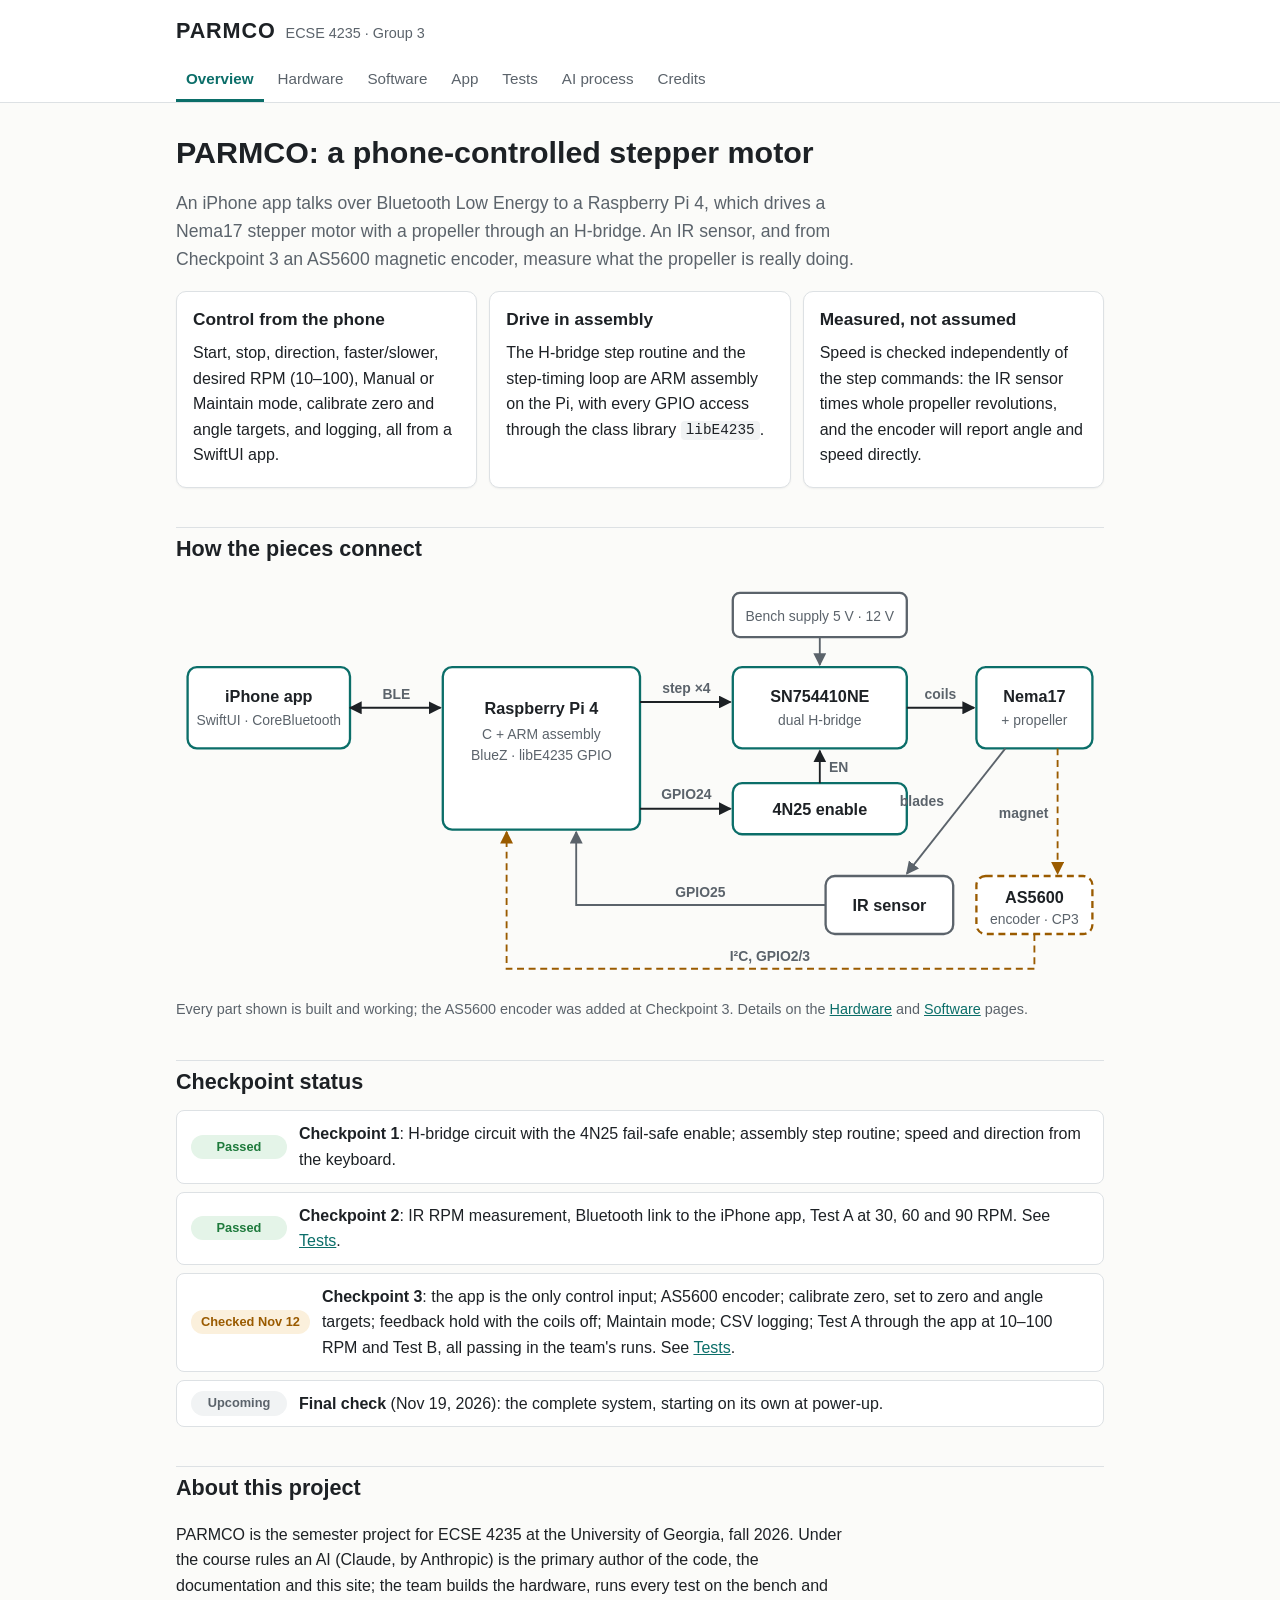
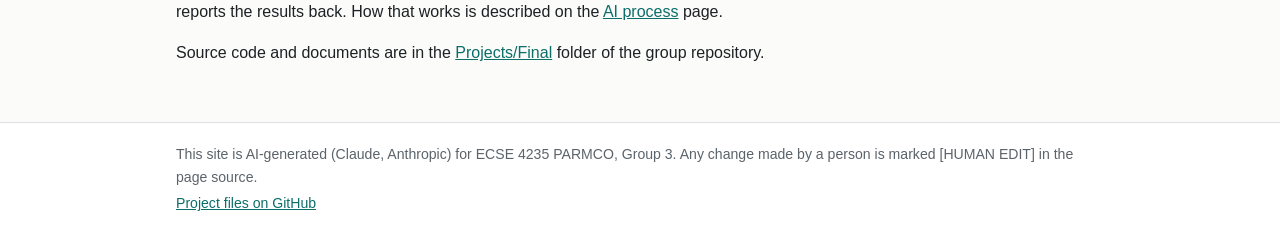
<file: docs/index.html>
<!doctype html>
<html lang="en">
<head>
<meta charset="utf-8">
<meta name="viewport" content="width=device-width, initial-scale=1">
<title>PARMCO · Group 3</title>
<meta name="description" content="PARMCO: an iPhone app controlling a Raspberry Pi 4 stepper motor drive over Bluetooth Low Energy. ECSE 4235 class project, Group 3.">
<link rel="stylesheet" href="style.css">
<style>
  .sysdiag .box { fill: var(--surface); stroke: var(--accent); stroke-width: 2; }
  .sysdiag .box.sense { stroke: var(--muted); }
  .sysdiag .box.future { stroke: var(--warn); stroke-dasharray: 6 4; }
  .sysdiag .wire { stroke: var(--text); stroke-width: 1.6; fill: none; }
  .sysdiag .wire.fb { stroke: var(--muted); }
  .sysdiag .wire.future { stroke: var(--warn); stroke-dasharray: 6 4; }
  .sysdiag .head { fill: var(--text); }
  .sysdiag .head.fb { fill: var(--muted); }
  .sysdiag .head.future { fill: var(--warn); }
  .sysdiag text { fill: var(--text); font: 600 14px -apple-system, BlinkMacSystemFont, "Segoe UI", Roboto, Arial, sans-serif; }
  .sysdiag text.sub { fill: var(--muted); font-weight: 400; font-size: 12px; }
  .sysdiag text.lbl { fill: var(--muted); font-weight: 600; font-size: 12px; }
  .sysdiag .tall { display: none; }
  @media (max-width: 600px) {
    .sysdiag .wide { display: none; }
    .sysdiag .tall { display: block; max-width: 380px; margin: 0 auto; }
  }
</style>
</head>
<body>
<header class="site-header">
  <div class="inner">
    <a class="brand" href="index.html"><strong>PARMCO</strong><span>ECSE 4235 · Group 3</span></a>
    <nav class="site-nav" aria-label="Site">
      <ul>
        <li><a href="index.html" aria-current="page">Overview</a></li>
        <li><a href="hardware.html">Hardware</a></li>
        <li><a href="software.html">Software</a></li>
        <li><a href="app.html">App</a></li>
        <li><a href="tests.html">Tests</a></li>
        <li><a href="process.html">AI process</a></li>
        <li><a href="credits.html">Credits</a></li>
      </ul>
    </nav>
  </div>
</header>

<main>
  <h1>PARMCO: a phone-controlled stepper motor</h1>
  <p class="lead">An iPhone app talks over Bluetooth Low Energy to a Raspberry Pi 4, which drives a Nema17 stepper motor with a propeller through an H-bridge. An IR sensor, and from Checkpoint 3 an AS5600 magnetic encoder, measure what the propeller is really doing.</p>

  <div class="grid">
    <div class="card">
      <h3>Control from the phone</h3>
      <p>Start, stop, direction, faster/slower, desired RPM (10–100), Manual or Maintain mode, calibrate zero and angle targets, and logging, all from a SwiftUI app.</p>
    </div>
    <div class="card">
      <h3>Drive in assembly</h3>
      <p>The H-bridge step routine and the step-timing loop are ARM assembly on the Pi, with every GPIO access through the class library <code>libE4235</code>.</p>
    </div>
    <div class="card">
      <h3>Measured, not assumed</h3>
      <p>Speed is checked independently of the step commands: the IR sensor times whole propeller revolutions, and the encoder will report angle and speed directly.</p>
    </div>
  </div>

  <h2>How the pieces connect</h2>
  <figure class="diagram sysdiag">
    <svg class="wide" viewBox="0 0 800 350" role="img" aria-labelledby="sysd-wide-t">
      <title id="sysd-wide-t">System diagram: iPhone app to Raspberry Pi 4 over BLE; Pi drives the SN754410 H-bridge with four step lines and its enable through a 4N25; the H-bridge drives the Nema17 motor; the IR sensor and the AS5600 encoder feed back to the Pi.</title>
      <defs>
        <marker id="aw" viewBox="0 0 10 10" refX="9" refY="5" markerWidth="7" markerHeight="7" orient="auto-start-reverse"><path class="head" d="M0,0 L10,5 L0,10 z"/></marker>
        <marker id="awf" viewBox="0 0 10 10" refX="9" refY="5" markerWidth="7" markerHeight="7" orient="auto-start-reverse"><path class="head fb" d="M0,0 L10,5 L0,10 z"/></marker>
        <marker id="awx" viewBox="0 0 10 10" refX="9" refY="5" markerWidth="7" markerHeight="7" orient="auto-start-reverse"><path class="head future" d="M0,0 L10,5 L0,10 z"/></marker>
      </defs>

      <rect class="box sense" x="480" y="6" width="150" height="38" rx="6"/>
      <text x="555" y="30" text-anchor="middle" class="sub">Bench supply 5 V · 12 V</text>
      <path class="wire fb" d="M555 44 V68" marker-end="url(#awf)"/>

      <rect class="box" x="10" y="70" width="140" height="70" rx="8"/>
      <text x="80" y="100" text-anchor="middle">iPhone app</text>
      <text x="80" y="120" text-anchor="middle" class="sub">SwiftUI · CoreBluetooth</text>

      <rect class="box" x="230" y="70" width="170" height="140" rx="8"/>
      <text x="315" y="110" text-anchor="middle">Raspberry Pi 4</text>
      <text x="315" y="132" text-anchor="middle" class="sub">C + ARM assembly</text>
      <text x="315" y="150" text-anchor="middle" class="sub">BlueZ · libE4235 GPIO</text>

      <rect class="box" x="480" y="70" width="150" height="70" rx="8"/>
      <text x="555" y="100" text-anchor="middle">SN754410NE</text>
      <text x="555" y="120" text-anchor="middle" class="sub">dual H-bridge</text>

      <rect class="box" x="480" y="170" width="150" height="44" rx="8"/>
      <text x="555" y="197" text-anchor="middle">4N25 enable</text>

      <rect class="box" x="690" y="70" width="100" height="70" rx="8"/>
      <text x="740" y="100" text-anchor="middle">Nema17</text>
      <text x="740" y="120" text-anchor="middle" class="sub">+ propeller</text>

      <rect class="box sense" x="560" y="250" width="110" height="50" rx="8"/>
      <text x="615" y="280" text-anchor="middle">IR sensor</text>

      <rect class="box future" x="690" y="250" width="100" height="50" rx="8"/>
      <text x="740" y="273" text-anchor="middle">AS5600</text>
      <text x="740" y="291" text-anchor="middle" class="sub">encoder · CP3</text>

      <path class="wire" d="M150 105 H228" marker-start="url(#aw)" marker-end="url(#aw)"/>
      <text x="190" y="97" text-anchor="middle" class="lbl">BLE</text>

      <path class="wire" d="M400 100 H478" marker-end="url(#aw)"/>
      <text x="440" y="92" text-anchor="middle" class="lbl">step ×4</text>

      <path class="wire" d="M400 192 H478" marker-end="url(#aw)"/>
      <text x="440" y="184" text-anchor="middle" class="lbl">GPIO24</text>

      <path class="wire" d="M555 170 V142" marker-end="url(#aw)"/>
      <text x="563" y="160" class="lbl">EN</text>

      <path class="wire" d="M630 105 H688" marker-end="url(#aw)"/>
      <text x="659" y="97" text-anchor="middle" class="lbl">coils</text>

      <path class="wire fb" d="M715 140 L630 248" marker-end="url(#awf)"/>
      <text x="662" y="190" text-anchor="end" class="lbl">blades</text>
      <path class="wire future" d="M760 140 V248" marker-end="url(#awx)"/>
      <text x="752" y="200" text-anchor="end" class="lbl">magnet</text>

      <path class="wire fb" d="M560 275 H345 V212" marker-end="url(#awf)"/>
      <text x="452" y="268" text-anchor="middle" class="lbl">GPIO25</text>
      <path class="wire future" d="M740 300 V330 H285 V212" marker-end="url(#awx)"/>
      <text x="512" y="323" text-anchor="middle" class="lbl">I²C, GPIO2/3</text>
    </svg>

    <svg class="tall" viewBox="0 0 360 500" role="img" aria-labelledby="sysd-tall-t">
      <title id="sysd-tall-t">System diagram, stacked: iPhone app, BLE, Raspberry Pi 4, then the H-bridge and 4N25 enable, the Nema17 motor, and the IR sensor and AS5600 encoder feeding back to the Pi.</title>
      <defs>
        <marker id="awt" viewBox="0 0 10 10" refX="9" refY="5" markerWidth="7" markerHeight="7" orient="auto-start-reverse"><path class="head" d="M0,0 L10,5 L0,10 z"/></marker>
        <marker id="awtf" viewBox="0 0 10 10" refX="9" refY="5" markerWidth="7" markerHeight="7" orient="auto-start-reverse"><path class="head fb" d="M0,0 L10,5 L0,10 z"/></marker>
        <marker id="awtx" viewBox="0 0 10 10" refX="9" refY="5" markerWidth="7" markerHeight="7" orient="auto-start-reverse"><path class="head future" d="M0,0 L10,5 L0,10 z"/></marker>
      </defs>

      <rect class="box" x="80" y="8" width="200" height="56" rx="8"/>
      <text x="180" y="33" text-anchor="middle">iPhone app</text>
      <text x="180" y="51" text-anchor="middle" class="sub">SwiftUI · CoreBluetooth</text>

      <path class="wire" d="M180 66 V108" marker-start="url(#awt)" marker-end="url(#awt)"/>
      <text x="190" y="92" class="lbl">BLE</text>

      <rect class="box" x="80" y="110" width="200" height="70" rx="8"/>
      <text x="180" y="138" text-anchor="middle">Raspberry Pi 4</text>
      <text x="180" y="158" text-anchor="middle" class="sub">C + ARM assembly · libE4235</text>

      <path class="wire" d="M100 180 V228" marker-end="url(#awt)"/>
      <text x="108" y="210" class="lbl">step ×4</text>
      <path class="wire" d="M260 180 V228" marker-end="url(#awt)"/>
      <text x="268" y="210" class="lbl">GPIO24</text>

      <rect class="box" x="20" y="230" width="160" height="56" rx="8"/>
      <text x="100" y="255" text-anchor="middle">SN754410NE</text>
      <text x="100" y="273" text-anchor="middle" class="sub">H-bridge · 5 V / 12 V</text>

      <rect class="box" x="210" y="230" width="130" height="56" rx="8"/>
      <text x="275" y="263" text-anchor="middle">4N25 enable</text>
      <path class="wire" d="M210 258 H182" marker-end="url(#awt)"/>
      <text x="196" y="250" text-anchor="middle" class="lbl">EN</text>

      <path class="wire" d="M100 286 V318" marker-end="url(#awt)"/>
      <text x="108" y="307" class="lbl">coils</text>

      <rect class="box" x="20" y="320" width="160" height="56" rx="8"/>
      <text x="100" y="345" text-anchor="middle">Nema17</text>
      <text x="100" y="363" text-anchor="middle" class="sub">+ propeller</text>

      <path class="wire fb" d="M100 376 V418" marker-end="url(#awtf)"/>
      <text x="108" y="402" class="lbl">blades</text>
      <path class="wire future" d="M180 360 L262 418" marker-end="url(#awtx)"/>
      <text x="232" y="380" class="lbl">magnet</text>

      <rect class="box sense" x="20" y="420" width="160" height="56" rx="8"/>
      <text x="100" y="445" text-anchor="middle">IR sensor</text>
      <text x="100" y="463" text-anchor="middle" class="sub">to Pi GPIO25</text>

      <rect class="box" x="200" y="420" width="140" height="56" rx="8"/>
      <text x="270" y="445" text-anchor="middle">AS5600 encoder</text>
      <text x="270" y="463" text-anchor="middle" class="sub">to Pi I²C GPIO2/3</text>

      <path class="wire fb" d="M20 448 H8 V140 H78" marker-end="url(#awtf)"/>
      <path class="wire fb" d="M340 448 H352 V140 H282" marker-end="url(#awtf)"/>
    </svg>
    <figcaption>Every part shown is built and working; the AS5600 encoder was added at Checkpoint 3. Details on the <a href="hardware.html">Hardware</a> and <a href="software.html">Software</a> pages.</figcaption>
  </figure>

  <h2>Checkpoint status</h2>
  <ul class="status-list">
    <li><span class="badge ok">Passed</span><span class="what"><strong>Checkpoint 1</strong>: H-bridge circuit with the 4N25 fail-safe enable; assembly step routine; speed and direction from the keyboard.</span></li>
    <li><span class="badge ok">Passed</span><span class="what"><strong>Checkpoint 2</strong>: IR RPM measurement, Bluetooth link to the iPhone app, Test A at 30, 60 and 90 RPM. See <a href="tests.html">Tests</a>.</span></li>
    <li><span class="badge wip">Checked Nov 12</span><span class="what"><strong>Checkpoint 3</strong>: the app is the only control input; AS5600 encoder; calibrate zero, set to zero and angle targets; feedback hold with the coils off; Maintain mode; CSV logging; Test A through the app at 10–100 RPM and Test B, all passing in the team's runs. See <a href="tests.html">Tests</a>.</span></li>
    <li><span class="badge todo">Upcoming</span><span class="what"><strong>Final check</strong> (Nov 19, 2026): the complete system, starting on its own at power-up.</span></li>
  </ul>

  <h2>About this project</h2>
  <p>PARMCO is the semester project for ECSE 4235 at the University of Georgia, fall 2026. Under the course rules an AI (Claude, by Anthropic) is the primary author of the code, the documentation and this site; the team builds the hardware, runs every test on the bench and reports the results back. How that works is described on the <a href="process.html">AI process</a> page.</p>
  <p>Source code and documents are in the <a href="https://github.com/Herring-UGAECSE-4235-F26/Group-3/tree/main/Projects/Final">Projects/Final</a> folder of the group repository.</p>

  <!-- Team names go here, added by the team as a marked human edit, for example:
       [HUMAN EDIT] name, date, reason
       <h2>Team</h2> <p>...</p>
       [END HUMAN EDIT] -->
</main>

<footer class="site-footer">
  <div class="inner">
    <p>This site is AI-generated (Claude, Anthropic) for ECSE 4235 PARMCO, Group 3. Any change made by a person is marked [HUMAN EDIT] in the page source.</p>
    <p><a href="https://github.com/Herring-UGAECSE-4235-F26/Group-3/tree/main/Projects/Final">Project files on GitHub</a></p>
  </div>
</footer>
</body>
</html>
</file>
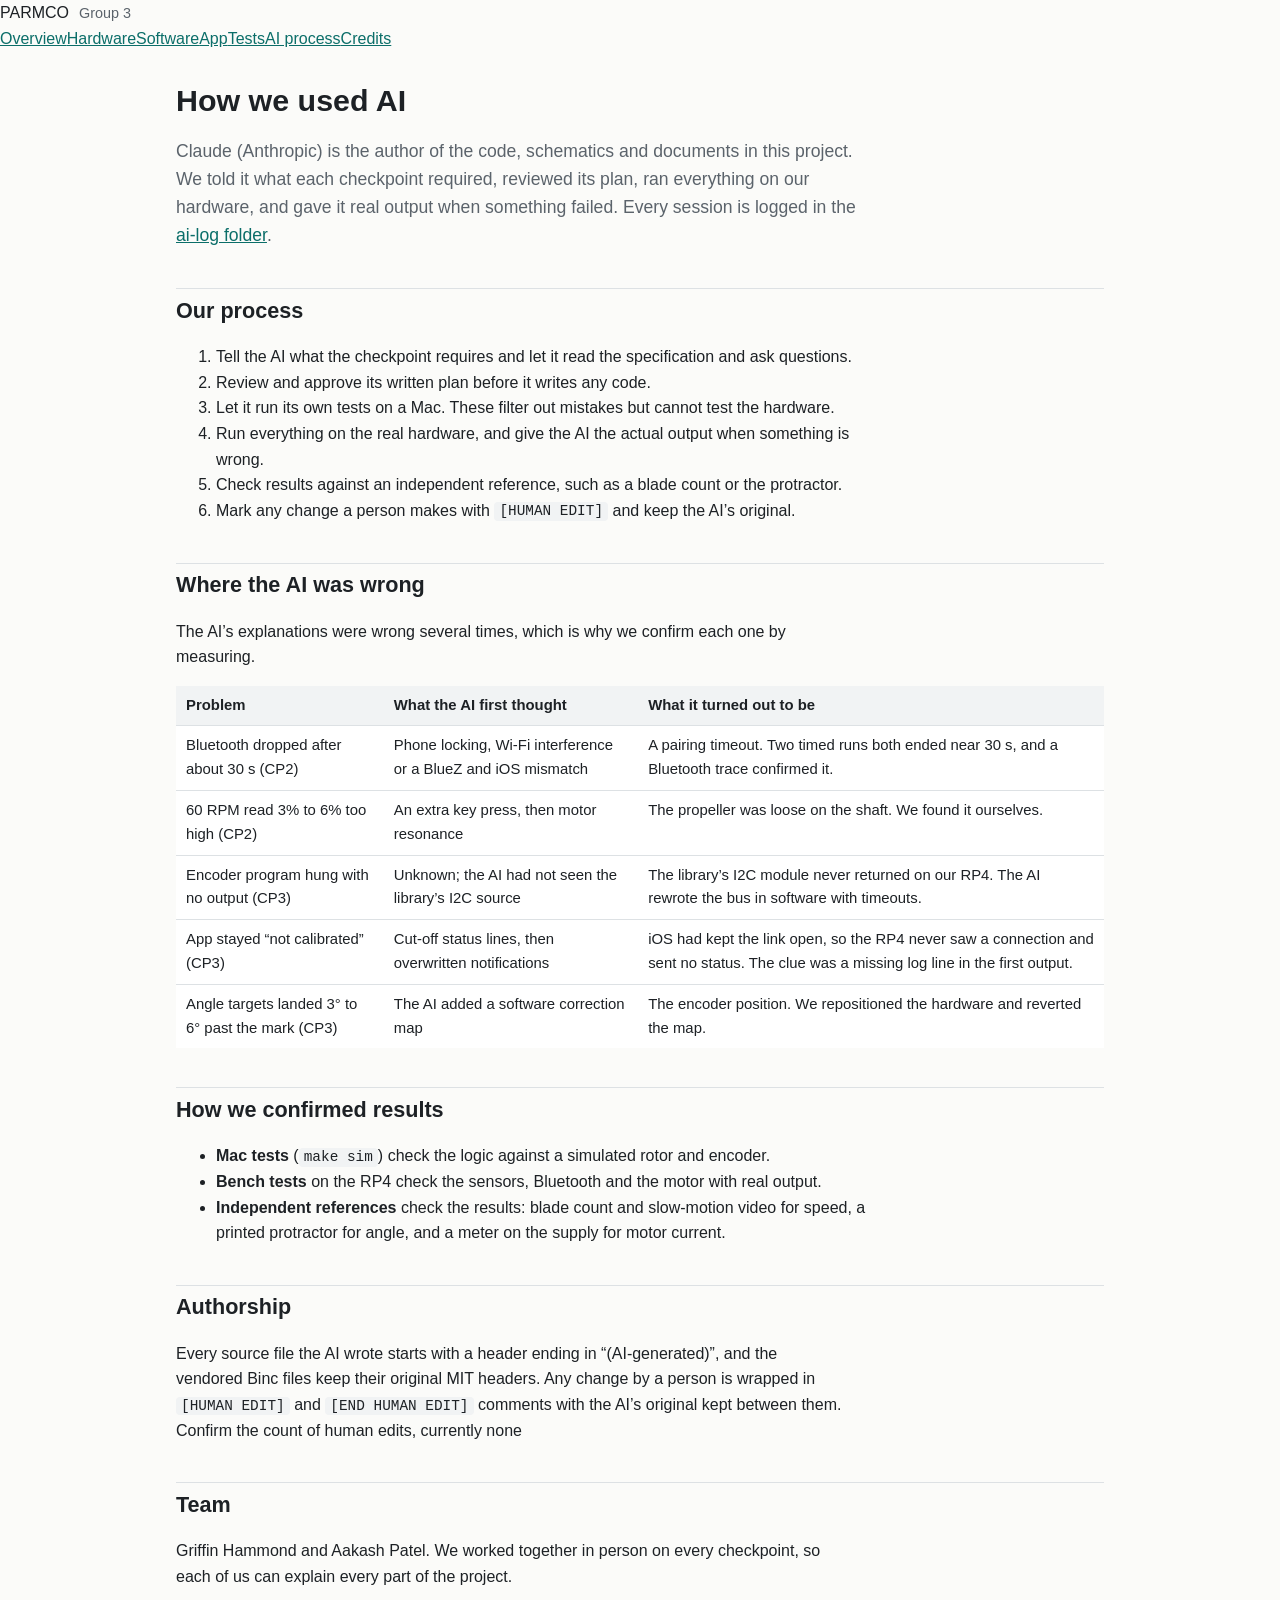
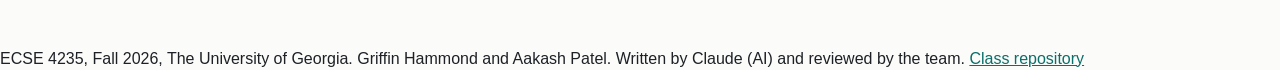
<file: docs/ai-process.html>
<!doctype html>
<html lang="en">
<head>
<meta charset="utf-8">
<meta name="viewport" content="width=device-width, initial-scale=1">
<title>AI process | PARMCO Group 3</title>
<meta name="description" content="How Claude was used on PARMCO, where it was wrong, and how we confirmed each result.">
<link rel="stylesheet" href="style.css">
</head>
<body>
<header class="site">
  <div class="wrap">
    <a class="brand" href="index.html">PARMCO <span>Group 3</span></a>
    <nav><a href="index.html">Overview</a><a href="hardware.html">Hardware</a><a href="software.html">Software</a><a href="app.html">App</a><a href="tests.html">Tests</a><a href="ai-process.html" aria-current="page">AI process</a><a href="credits.html">Credits</a></nav>
  </div>
</header>
<main class="wrap">

<h1>How we used AI</h1>
<p class="lead">Claude (Anthropic) is the author of the code, schematics and documents in this project. We told it what each checkpoint required, reviewed its plan, ran everything on our hardware, and gave it real output when something failed. Every session is logged in the <a href="https://github.com/Herring-UGAECSE-4235-F26/Group-3/tree/main/Projects/Final/ai-log/">ai-log folder</a>.</p>

<h2>Our process</h2>
<ol>
<li>Tell the AI what the checkpoint requires and let it read the specification and ask questions.</li>
<li>Review and approve its written plan before it writes any code.</li>
<li>Let it run its own tests on a Mac. These filter out mistakes but cannot test the hardware.</li>
<li>Run everything on the real hardware, and give the AI the actual output when something is wrong.</li>
<li>Check results against an independent reference, such as a blade count or the protractor.</li>
<li>Mark any change a person makes with <code>[HUMAN EDIT]</code> and keep the AI’s original.</li>
</ol>

<h2>Where the AI was wrong</h2>
<p>The AI’s explanations were wrong several times, which is why we confirm each one by measuring.</p>
<table>
<thead><tr><th>Problem</th><th>What the AI first thought</th><th>What it turned out to be</th></tr></thead>
<tbody>
<tr><td>Bluetooth dropped after about 30 s (CP2)</td><td>Phone locking, Wi-Fi interference or a BlueZ and iOS mismatch</td><td>A pairing timeout. Two timed runs both ended near 30 s, and a Bluetooth trace confirmed it.</td></tr>
<tr><td>60 RPM read 3% to 6% too high (CP2)</td><td>An extra key press, then motor resonance</td><td>The propeller was loose on the shaft. We found it ourselves.</td></tr>
<tr><td>Encoder program hung with no output (CP3)</td><td>Unknown; the AI had not seen the library’s I2C source</td><td>The library’s I2C module never returned on our RP4. The AI rewrote the bus in software with timeouts.</td></tr>
<tr><td>App stayed “not calibrated” (CP3)</td><td>Cut-off status lines, then overwritten notifications</td><td>iOS had kept the link open, so the RP4 never saw a connection and sent no status. The clue was a missing log line in the first output.</td></tr>
<tr><td>Angle targets landed 3° to 6° past the mark (CP3)</td><td>The AI added a software correction map</td><td>The encoder position. We repositioned the hardware and reverted the map.</td></tr>
</tbody>
</table>

<h2>How we confirmed results</h2>
<ul>
<li><strong>Mac tests</strong> (<code>make sim</code>) check the logic against a simulated rotor and encoder.</li>
<li><strong>Bench tests</strong> on the RP4 check the sensors, Bluetooth and the motor with real output.</li>
<li><strong>Independent references</strong> check the results: blade count and slow-motion video for speed, a printed protractor for angle, and a meter on the supply for motor current.</li>
</ul>

<h2>Authorship</h2>
<p>Every source file the AI wrote starts with a header ending in “(AI-generated)”, and the vendored Binc files keep their original MIT headers. Any change by a person is wrapped in <code>[HUMAN EDIT]</code> and <code>[END HUMAN EDIT]</code> comments with the AI’s original kept between them. <span class="todo">Confirm the count of human edits, currently none</span></p>

<h2>Team</h2>
<p>Griffin Hammond and Aakash Patel. We worked together in person on every checkpoint, so each of us can explain every part of the project.</p>

</main>
<footer class="site">
  <div class="wrap">ECSE 4235, Fall 2026, The University of Georgia. Griffin Hammond and Aakash Patel. Written by Claude (AI) and reviewed by the team. <a href="https://github.com/Herring-UGAECSE-4235-F26/Group-3">Class repository</a></div>
</footer>
</body>
</html>
</file>
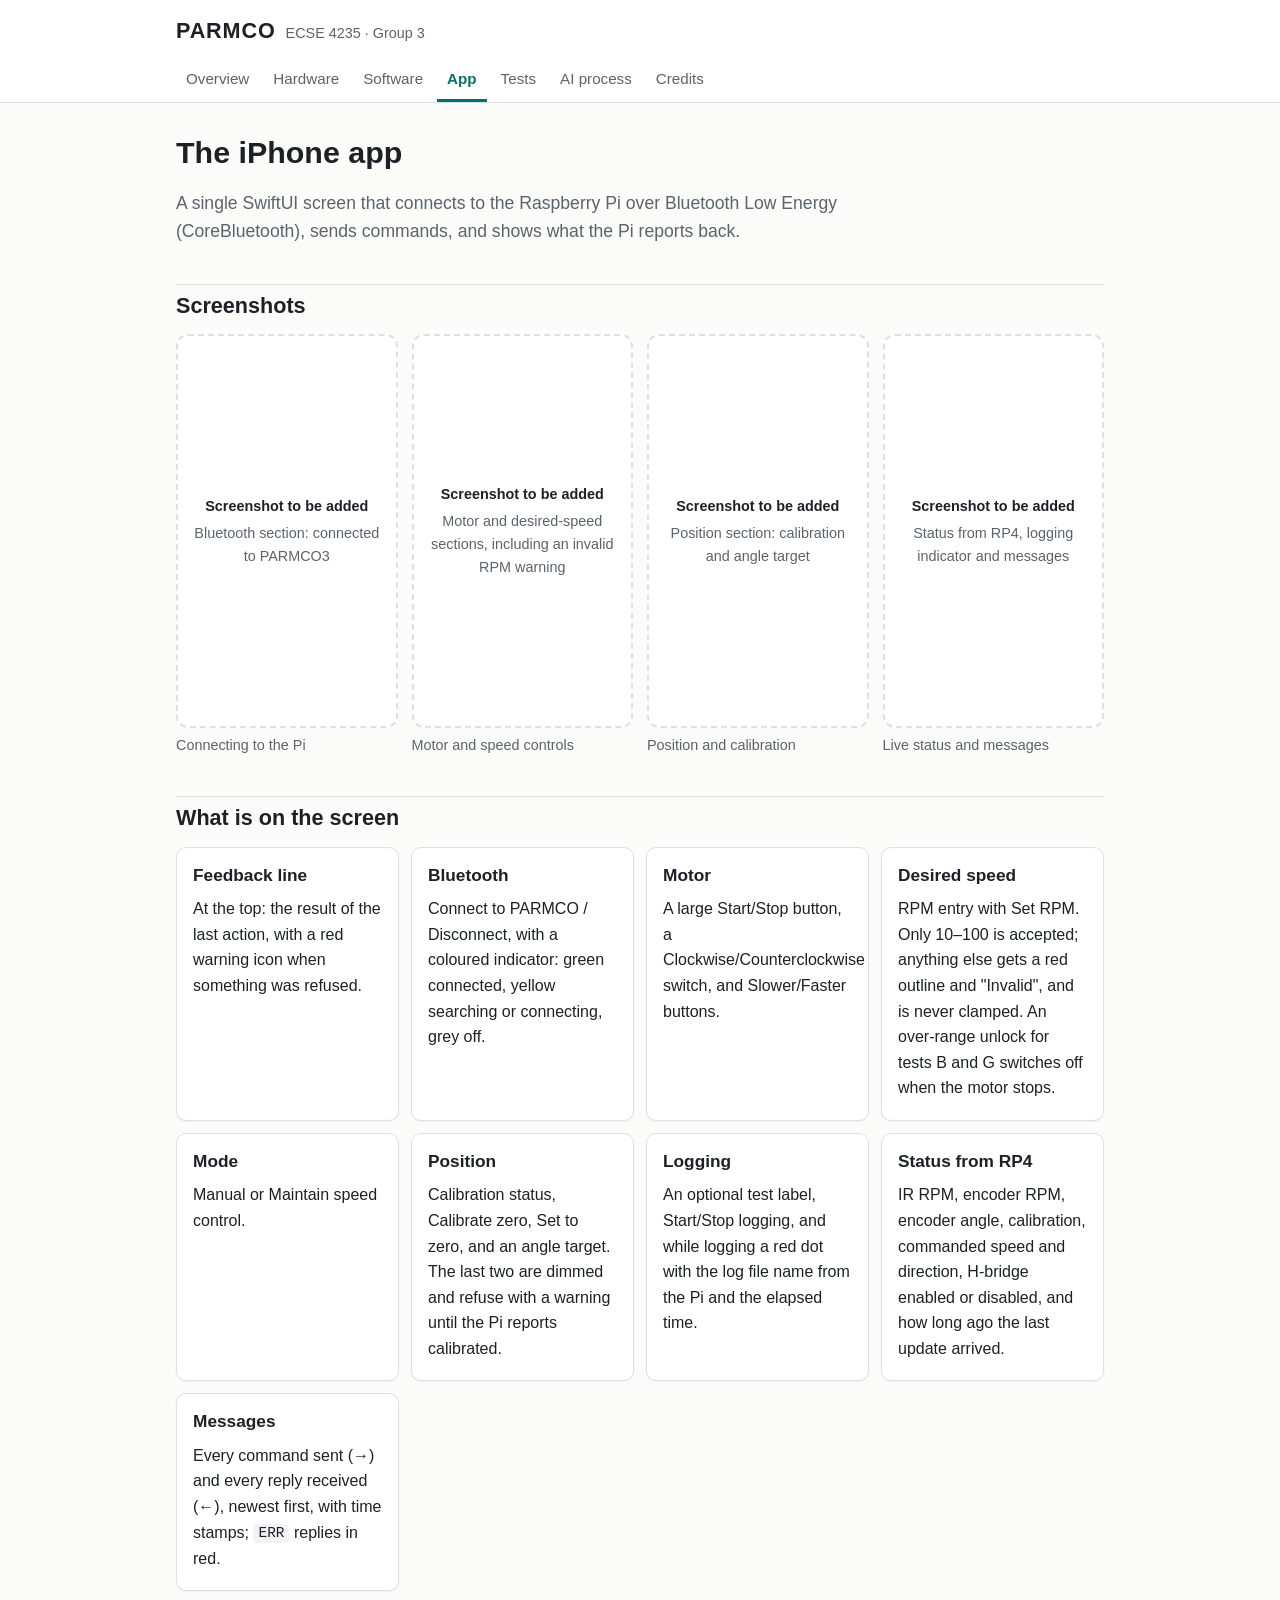
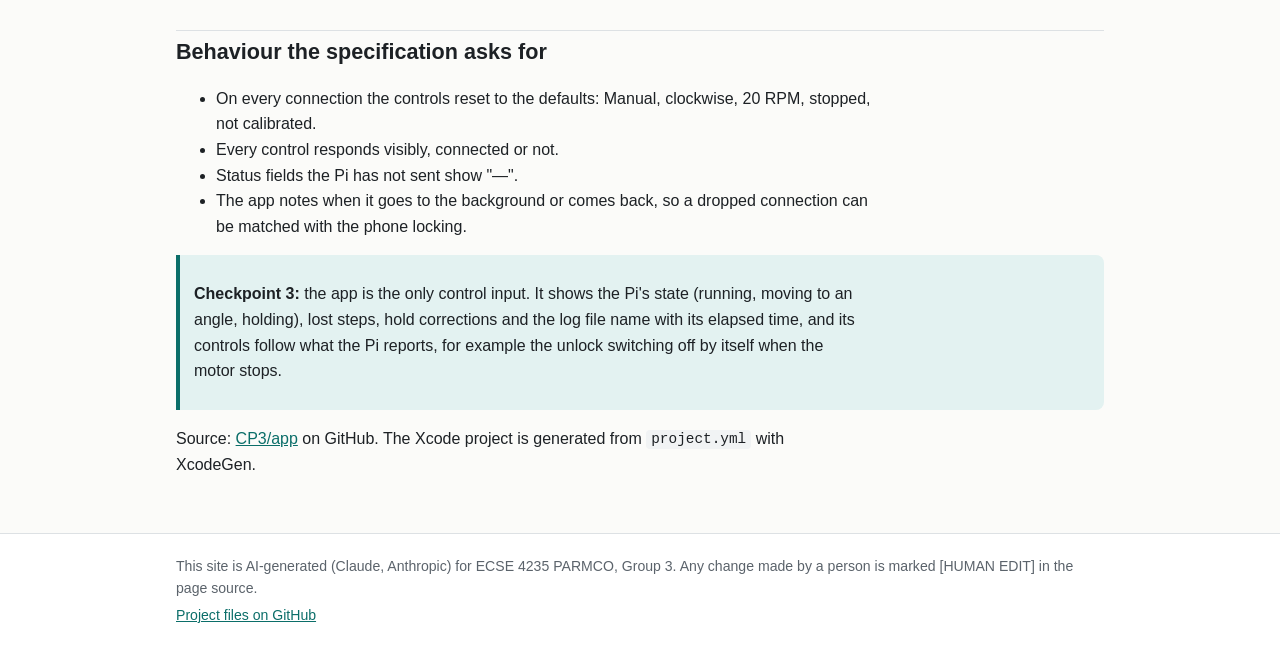
<file: docs/app.html>
<!doctype html>
<html lang="en">
<head>
<meta charset="utf-8">
<meta name="viewport" content="width=device-width, initial-scale=1">
<title>iPhone App · PARMCO</title>
<meta name="description" content="The PARMCO iPhone app: Bluetooth connection, motor controls, desired speed, mode, position, logging and live status from the Raspberry Pi.">
<link rel="stylesheet" href="style.css">
</head>
<body>
<header class="site-header">
  <div class="inner">
    <a class="brand" href="index.html"><strong>PARMCO</strong><span>ECSE 4235 · Group 3</span></a>
    <nav class="site-nav" aria-label="Site">
      <ul>
        <li><a href="index.html">Overview</a></li>
        <li><a href="hardware.html">Hardware</a></li>
        <li><a href="software.html">Software</a></li>
        <li><a href="app.html" aria-current="page">App</a></li>
        <li><a href="tests.html">Tests</a></li>
        <li><a href="process.html">AI process</a></li>
        <li><a href="credits.html">Credits</a></li>
      </ul>
    </nav>
  </div>
</header>

<main>
  <h1>The iPhone app</h1>
  <p class="lead">A single SwiftUI screen that connects to the Raspberry Pi over Bluetooth Low Energy (CoreBluetooth), sends commands, and shows what the Pi reports back.</p>

  <h2>Screenshots</h2>
  <!-- Screenshots are added by the team. Save them as docs/assets/app-connect.png, app-motor.png,
       app-position.png and app-status.png, then replace each placeholder <div> with
       <img src="assets/app-....png" alt="..."> inside a [HUMAN EDIT] ... [END HUMAN EDIT] comment pair. -->
  <div class="shots">
    <figure>
      <div class="placeholder"><strong>Screenshot to be added</strong>Bluetooth section: connected to PARMCO3</div>
      <figcaption>Connecting to the Pi</figcaption>
    </figure>
    <figure>
      <div class="placeholder"><strong>Screenshot to be added</strong>Motor and desired-speed sections, including an invalid RPM warning</div>
      <figcaption>Motor and speed controls</figcaption>
    </figure>
    <figure>
      <div class="placeholder"><strong>Screenshot to be added</strong>Position section: calibration and angle target</div>
      <figcaption>Position and calibration</figcaption>
    </figure>
    <figure>
      <div class="placeholder"><strong>Screenshot to be added</strong>Status from RP4, logging indicator and messages</div>
      <figcaption>Live status and messages</figcaption>
    </figure>
  </div>

  <h2>What is on the screen</h2>
  <div class="grid">
    <div class="card">
      <h3>Feedback line</h3>
      <p>At the top: the result of the last action, with a red warning icon when something was refused.</p>
    </div>
    <div class="card">
      <h3>Bluetooth</h3>
      <p>Connect to PARMCO / Disconnect, with a coloured indicator: green connected, yellow searching or connecting, grey off.</p>
    </div>
    <div class="card">
      <h3>Motor</h3>
      <p>A large Start/Stop button, a Clockwise/Counterclockwise switch, and Slower/Faster buttons.</p>
    </div>
    <div class="card">
      <h3>Desired speed</h3>
      <p>RPM entry with Set RPM. Only 10–100 is accepted; anything else gets a red outline and "Invalid", and is never clamped. An over-range unlock for tests B and G switches off when the motor stops.</p>
    </div>
    <div class="card">
      <h3>Mode</h3>
      <p>Manual or Maintain speed control.</p>
    </div>
    <div class="card">
      <h3>Position</h3>
      <p>Calibration status, Calibrate zero, Set to zero, and an angle target. The last two are dimmed and refuse with a warning until the Pi reports calibrated.</p>
    </div>
    <div class="card">
      <h3>Logging</h3>
      <p>An optional test label, Start/Stop logging, and while logging a red dot with the log file name from the Pi and the elapsed time.</p>
    </div>
    <div class="card">
      <h3>Status from RP4</h3>
      <p>IR RPM, encoder RPM, encoder angle, calibration, commanded speed and direction, H-bridge enabled or disabled, and how long ago the last update arrived.</p>
    </div>
    <div class="card">
      <h3>Messages</h3>
      <p>Every command sent (→) and every reply received (←), newest first, with time stamps; <code>ERR</code> replies in red.</p>
    </div>
  </div>

  <h2>Behaviour the specification asks for</h2>
  <ul>
    <li>On every connection the controls reset to the defaults: Manual, clockwise, 20 RPM, stopped, not calibrated.</li>
    <li>Every control responds visibly, connected or not.</li>
    <li>Status fields the Pi has not sent show "—".</li>
    <li>The app notes when it goes to the background or comes back, so a dropped connection can be matched with the phone locking.</li>
  </ul>

  <div class="note">
    <p><strong>Checkpoint 3:</strong> the app is the only control input. It shows the Pi's state (running, moving to an angle, holding), lost steps, hold corrections and the log file name with its elapsed time, and its controls follow what the Pi reports, for example the unlock switching off by itself when the motor stops.</p>
  </div>

  <p>Source: <a href="https://github.com/Herring-UGAECSE-4235-F26/Group-3/tree/main/Projects/Final/CP3/app">CP3/app</a> on GitHub. The Xcode project is generated from <code>project.yml</code> with XcodeGen.</p>
</main>

<footer class="site-footer">
  <div class="inner">
    <p>This site is AI-generated (Claude, Anthropic) for ECSE 4235 PARMCO, Group 3. Any change made by a person is marked [HUMAN EDIT] in the page source.</p>
    <p><a href="https://github.com/Herring-UGAECSE-4235-F26/Group-3/tree/main/Projects/Final">Project files on GitHub</a></p>
  </div>
</footer>
</body>
</html>
</file>
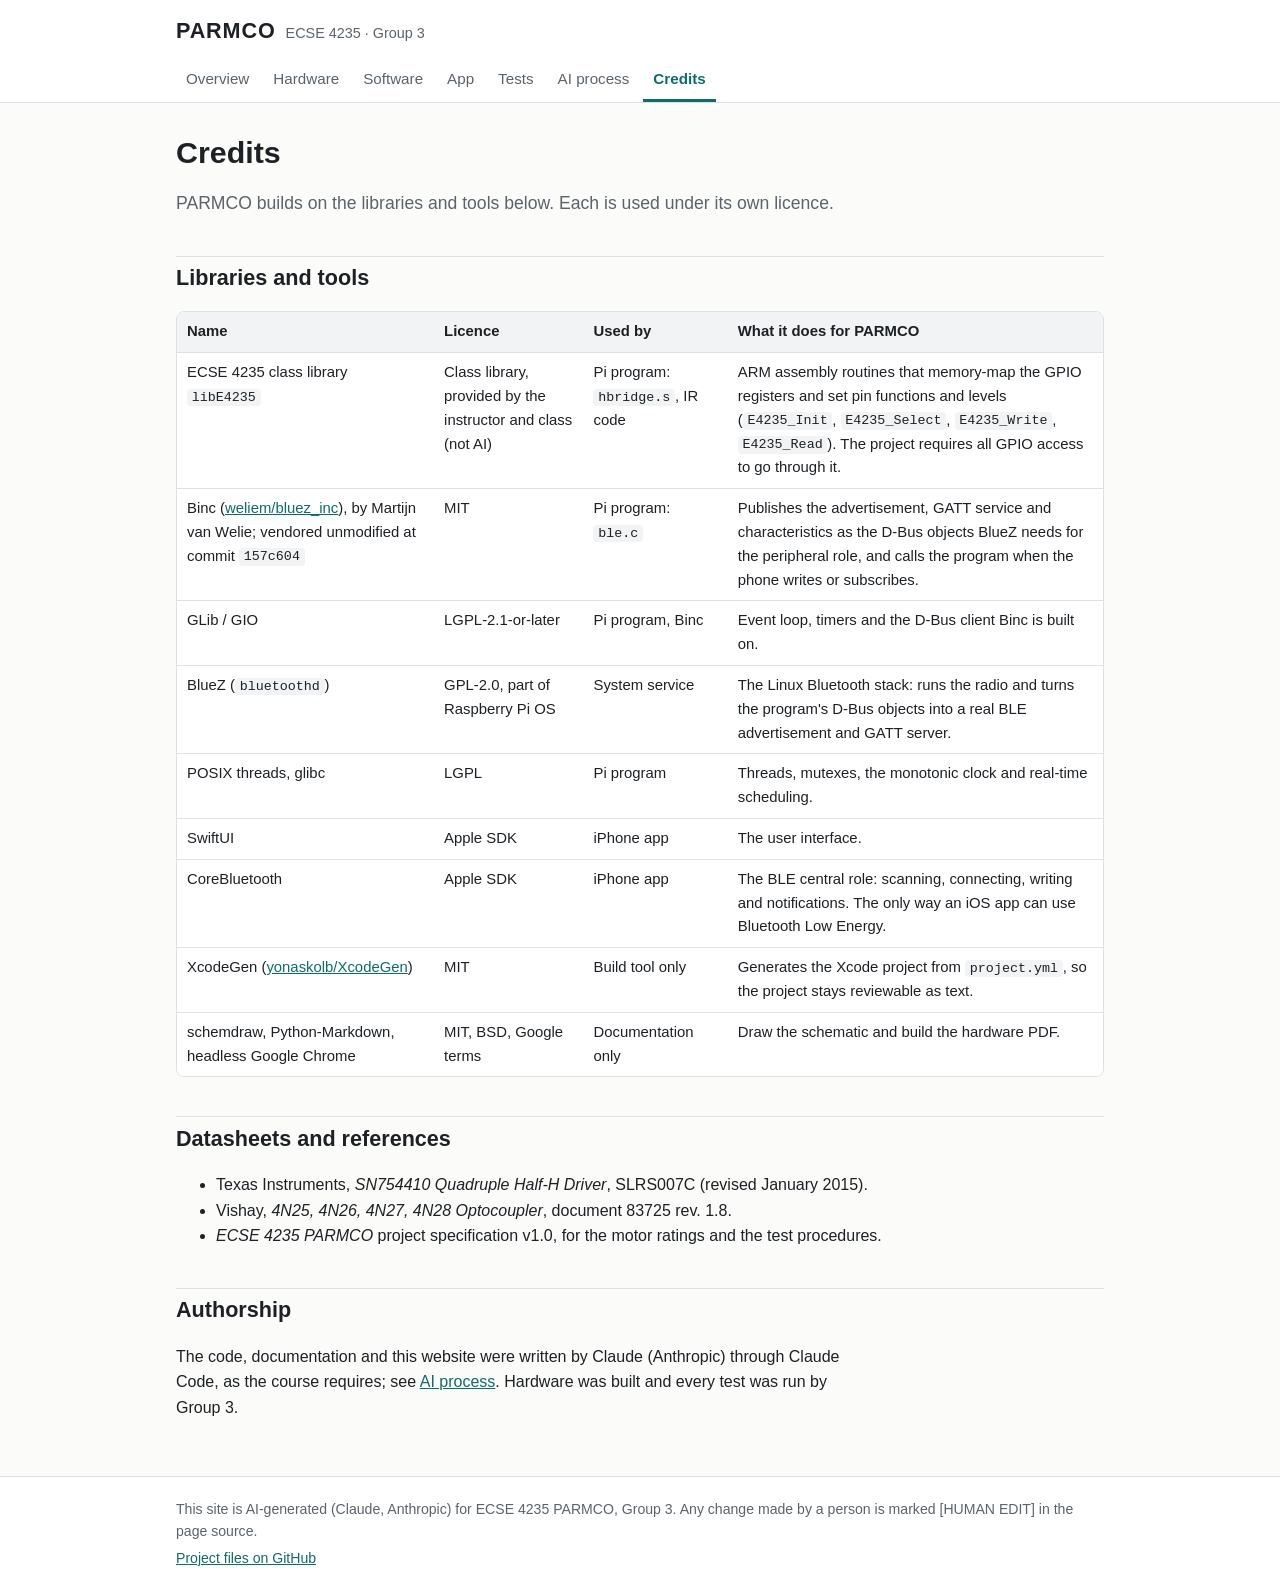
<file: docs/credits.html>
<!doctype html>
<html lang="en">
<head>
<meta charset="utf-8">
<meta name="viewport" content="width=device-width, initial-scale=1">
<title>Credits · PARMCO</title>
<meta name="description" content="Libraries, tools and datasheets used by PARMCO, with their licences.">
<link rel="stylesheet" href="style.css">
</head>
<body>
<header class="site-header">
  <div class="inner">
    <a class="brand" href="index.html"><strong>PARMCO</strong><span>ECSE 4235 · Group 3</span></a>
    <nav class="site-nav" aria-label="Site">
      <ul>
        <li><a href="index.html">Overview</a></li>
        <li><a href="hardware.html">Hardware</a></li>
        <li><a href="software.html">Software</a></li>
        <li><a href="app.html">App</a></li>
        <li><a href="tests.html">Tests</a></li>
        <li><a href="process.html">AI process</a></li>
        <li><a href="credits.html" aria-current="page">Credits</a></li>
      </ul>
    </nav>
  </div>
</header>

<main>
  <h1>Credits</h1>
  <p class="lead">PARMCO builds on the libraries and tools below. Each is used under its own licence.</p>

  <h2>Libraries and tools</h2>
  <div class="table-wrap">
    <table>
      <thead><tr><th>Name</th><th>Licence</th><th>Used by</th><th>What it does for PARMCO</th></tr></thead>
      <tbody>
        <tr>
          <td>ECSE 4235 class library <code>libE4235</code></td>
          <td>Class library, provided by the instructor and class (not AI)</td>
          <td>Pi program: <code>hbridge.s</code>, IR code</td>
          <td>ARM assembly routines that memory-map the GPIO registers and set pin functions and levels (<code>E4235_Init</code>, <code>E4235_Select</code>, <code>E4235_Write</code>, <code>E4235_Read</code>). The project requires all GPIO access to go through it.</td>
        </tr>
        <tr>
          <td>Binc (<a href="https://github.com/weliem/bluez_inc">weliem/bluez_inc</a>), by Martijn van Welie; vendored unmodified at commit <code>157c604</code></td>
          <td>MIT</td>
          <td>Pi program: <code>ble.c</code></td>
          <td>Publishes the advertisement, GATT service and characteristics as the D-Bus objects BlueZ needs for the peripheral role, and calls the program when the phone writes or subscribes.</td>
        </tr>
        <tr>
          <td>GLib / GIO</td>
          <td>LGPL-2.1-or-later</td>
          <td>Pi program, Binc</td>
          <td>Event loop, timers and the D-Bus client Binc is built on.</td>
        </tr>
        <tr>
          <td>BlueZ (<code>bluetoothd</code>)</td>
          <td>GPL-2.0, part of Raspberry Pi OS</td>
          <td>System service</td>
          <td>The Linux Bluetooth stack: runs the radio and turns the program's D-Bus objects into a real BLE advertisement and GATT server.</td>
        </tr>
        <tr>
          <td>POSIX threads, glibc</td>
          <td>LGPL</td>
          <td>Pi program</td>
          <td>Threads, mutexes, the monotonic clock and real-time scheduling.</td>
        </tr>
        <tr>
          <td>SwiftUI</td>
          <td>Apple SDK</td>
          <td>iPhone app</td>
          <td>The user interface.</td>
        </tr>
        <tr>
          <td>CoreBluetooth</td>
          <td>Apple SDK</td>
          <td>iPhone app</td>
          <td>The BLE central role: scanning, connecting, writing and notifications. The only way an iOS app can use Bluetooth Low Energy.</td>
        </tr>
        <tr>
          <td>XcodeGen (<a href="https://github.com/yonaskolb/XcodeGen">yonaskolb/XcodeGen</a>)</td>
          <td>MIT</td>
          <td>Build tool only</td>
          <td>Generates the Xcode project from <code>project.yml</code>, so the project stays reviewable as text.</td>
        </tr>
        <tr>
          <td>schemdraw, Python-Markdown, headless Google Chrome</td>
          <td>MIT, BSD, Google terms</td>
          <td>Documentation only</td>
          <td>Draw the schematic and build the hardware PDF.</td>
        </tr>
      </tbody>
    </table>
  </div>

  <h2>Datasheets and references</h2>
  <ul>
    <li>Texas Instruments, <em>SN754410 Quadruple Half-H Driver</em>, SLRS007C (revised January 2015).</li>
    <li>Vishay, <em>4N25, 4N26, 4N27, 4N28 Optocoupler</em>, document 83725 rev. 1.8.</li>
    <li><em>ECSE 4235 PARMCO</em> project specification v1.0, for the motor ratings and the test procedures.</li>
  </ul>

  <h2>Authorship</h2>
  <p>The code, documentation and this website were written by Claude (Anthropic) through Claude Code, as the course requires; see <a href="process.html">AI process</a>. Hardware was built and every test was run by Group 3.</p>
</main>

<footer class="site-footer">
  <div class="inner">
    <p>This site is AI-generated (Claude, Anthropic) for ECSE 4235 PARMCO, Group 3. Any change made by a person is marked [HUMAN EDIT] in the page source.</p>
    <p><a href="https://github.com/Herring-UGAECSE-4235-F26/Group-3/tree/main/Projects/Final">Project files on GitHub</a></p>
  </div>
</footer>
</body>
</html>
</file>
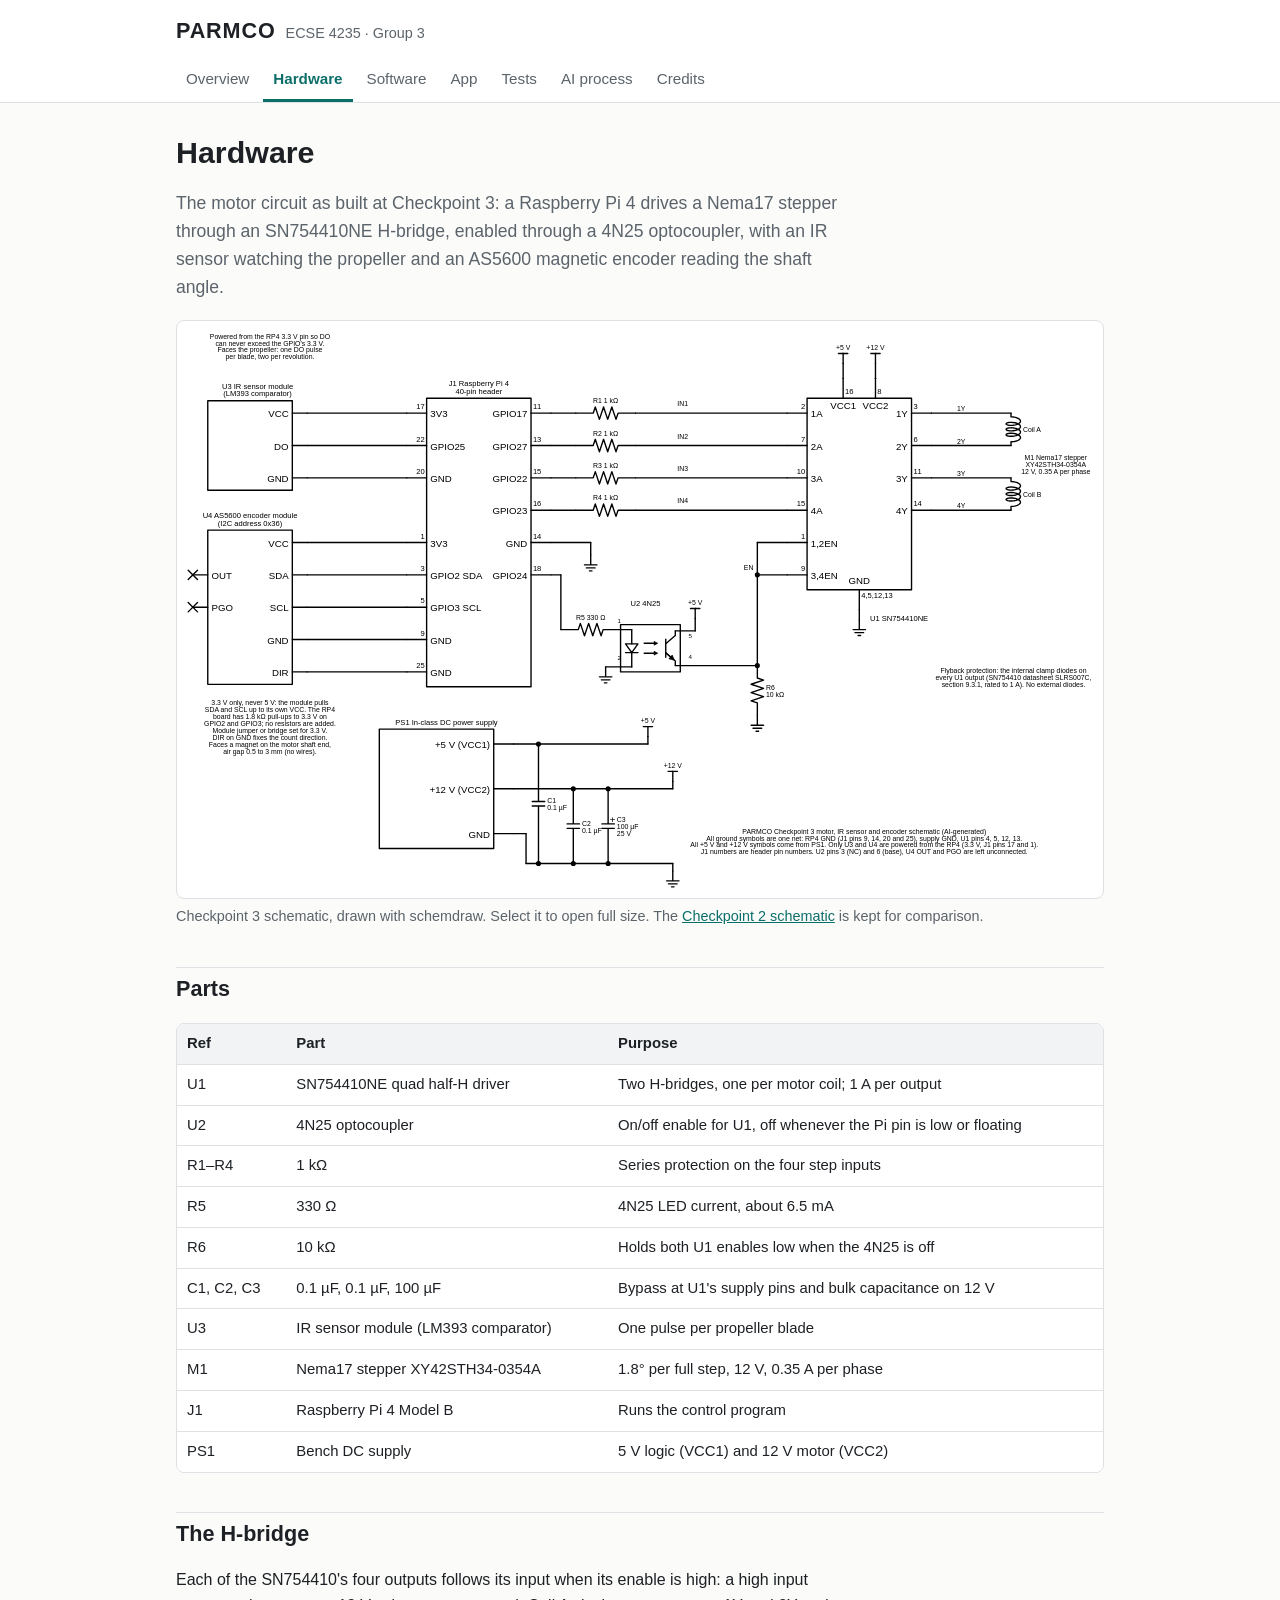
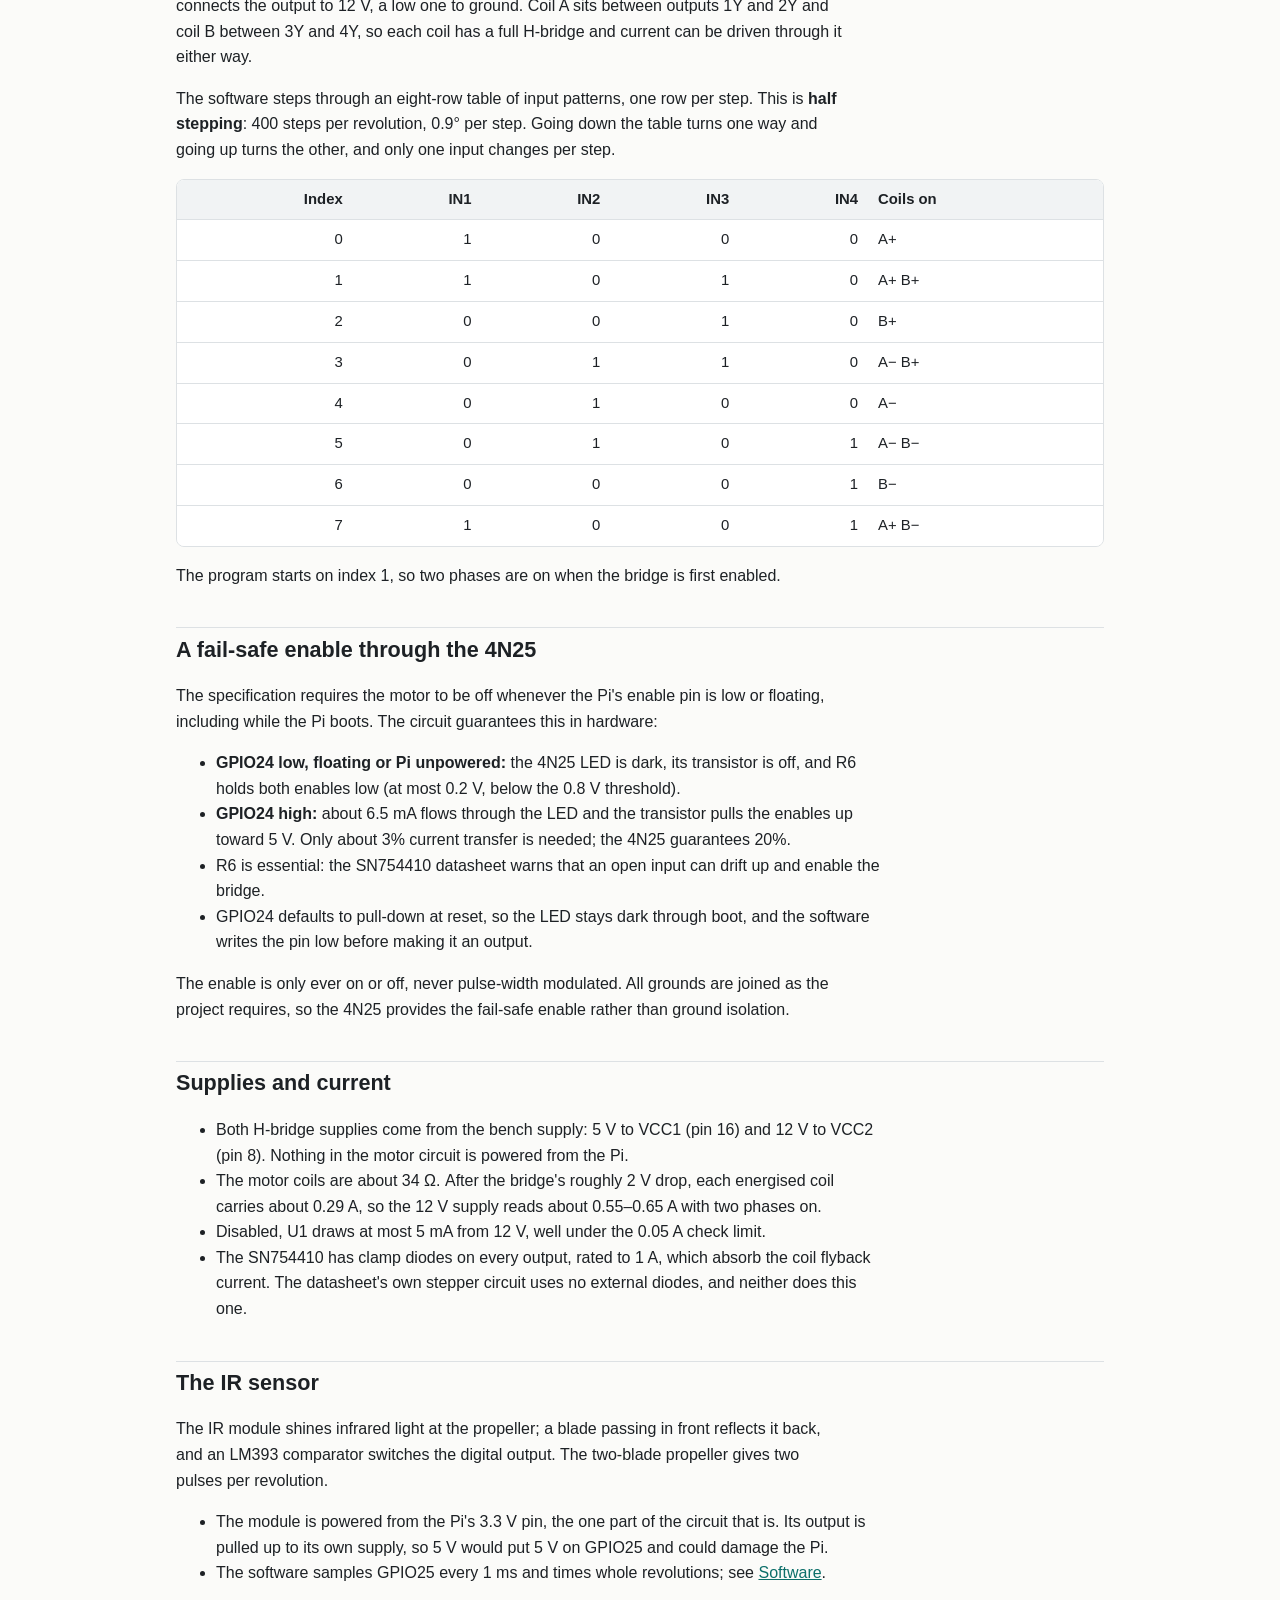
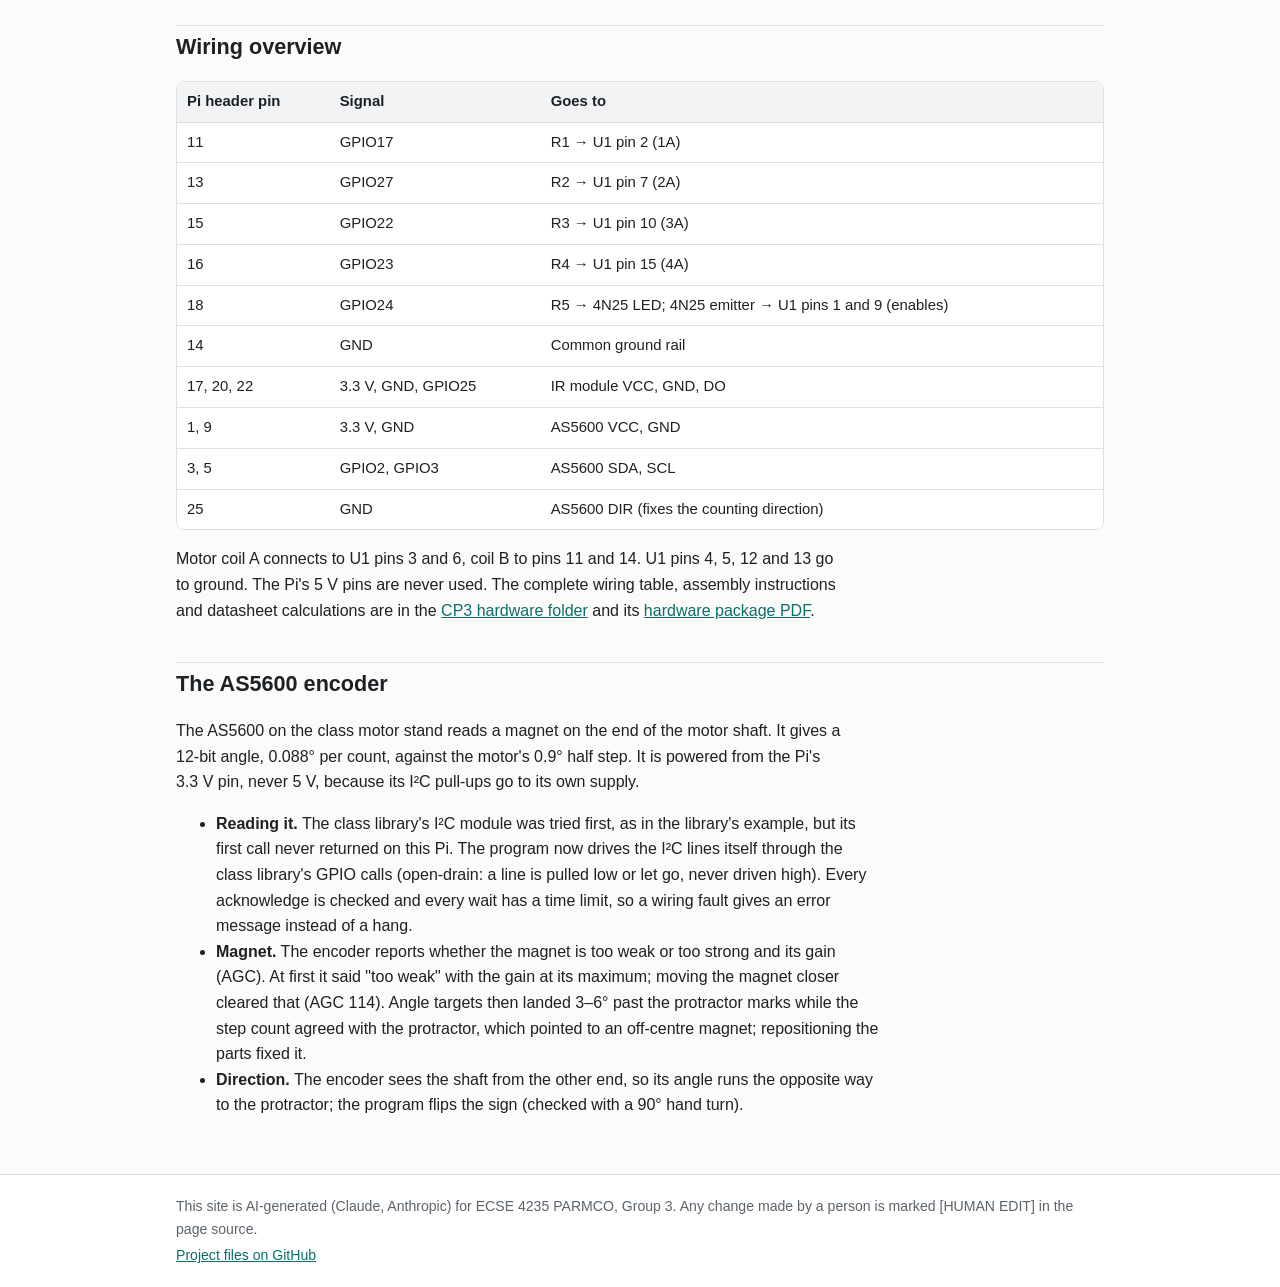
<file: docs/hardware.html>
<!doctype html>
<html lang="en">
<head>
<meta charset="utf-8">
<meta name="viewport" content="width=device-width, initial-scale=1">
<title>Hardware · PARMCO</title>
<meta name="description" content="PARMCO hardware: SN754410NE H-bridge, 4N25 fail-safe enable, Nema17 stepper and IR sensor wired to a Raspberry Pi 4.">
<link rel="stylesheet" href="style.css">
</head>
<body>
<header class="site-header">
  <div class="inner">
    <a class="brand" href="index.html"><strong>PARMCO</strong><span>ECSE 4235 · Group 3</span></a>
    <nav class="site-nav" aria-label="Site">
      <ul>
        <li><a href="index.html">Overview</a></li>
        <li><a href="hardware.html" aria-current="page">Hardware</a></li>
        <li><a href="software.html">Software</a></li>
        <li><a href="app.html">App</a></li>
        <li><a href="tests.html">Tests</a></li>
        <li><a href="process.html">AI process</a></li>
        <li><a href="credits.html">Credits</a></li>
      </ul>
    </nav>
  </div>
</header>

<main>
  <h1>Hardware</h1>
  <p class="lead">The motor circuit as built at Checkpoint 3: a Raspberry Pi 4 drives a Nema17 stepper through an SN754410NE H-bridge, enabled through a 4N25 optocoupler, with an IR sensor watching the propeller and an AS5600 magnetic encoder reading the shaft angle.</p>

  <figure>
    <div class="schematic">
      <a href="assets/schematic_cp3.svg"><img src="assets/schematic_cp3.svg" alt="Schematic of the Checkpoint 3 circuit, which adds the AS5600 encoder module U4 on 3.3 V, GPIO2 and GPIO3 to the Checkpoint 2 circuit: Raspberry Pi 4 header J1, resistors R1 to R4 to the SN754410NE step inputs, R5 and the 4N25 driving both enables with R6 pull-down, bypass capacitors C1 to C3, the Nema17 coils on outputs 1Y to 4Y, the bench supply, and the IR sensor module on 3.3 V and GPIO25."></a>
    </div>
    <figcaption>Checkpoint 3 schematic, drawn with schemdraw. Select it to open full size. The <a href="assets/schematic.svg">Checkpoint 2 schematic</a> is kept for comparison.</figcaption>
  </figure>

  <h2>Parts</h2>
  <div class="table-wrap">
    <table>
      <thead><tr><th>Ref</th><th>Part</th><th>Purpose</th></tr></thead>
      <tbody>
        <tr><td>U1</td><td>SN754410NE quad half-H driver</td><td>Two H-bridges, one per motor coil; 1 A per output</td></tr>
        <tr><td>U2</td><td>4N25 optocoupler</td><td>On/off enable for U1, off whenever the Pi pin is low or floating</td></tr>
        <tr><td>R1–R4</td><td>1 kΩ</td><td>Series protection on the four step inputs</td></tr>
        <tr><td>R5</td><td>330 Ω</td><td>4N25 LED current, about 6.5 mA</td></tr>
        <tr><td>R6</td><td>10 kΩ</td><td>Holds both U1 enables low when the 4N25 is off</td></tr>
        <tr><td>C1, C2, C3</td><td>0.1 µF, 0.1 µF, 100 µF</td><td>Bypass at U1's supply pins and bulk capacitance on 12 V</td></tr>
        <tr><td>U3</td><td>IR sensor module (LM393 comparator)</td><td>One pulse per propeller blade</td></tr>
        <tr><td>M1</td><td>Nema17 stepper XY42STH34-0354A</td><td>1.8° per full step, 12 V, 0.35 A per phase</td></tr>
        <tr><td>J1</td><td>Raspberry Pi 4 Model B</td><td>Runs the control program</td></tr>
        <tr><td>PS1</td><td>Bench DC supply</td><td>5 V logic (VCC1) and 12 V motor (VCC2)</td></tr>
      </tbody>
    </table>
  </div>

  <h2>The H-bridge</h2>
  <p>Each of the SN754410's four outputs follows its input when its enable is high: a high input connects the output to 12 V, a low one to ground. Coil A sits between outputs 1Y and 2Y and coil B between 3Y and 4Y, so each coil has a full H-bridge and current can be driven through it either way.</p>
  <p>The software steps through an eight-row table of input patterns, one row per step. This is <strong>half stepping</strong>: 400 steps per revolution, 0.9° per step. Going down the table turns one way and going up turns the other, and only one input changes per step.</p>
  <div class="table-wrap">
    <table>
      <thead><tr><th class="num">Index</th><th class="num">IN1</th><th class="num">IN2</th><th class="num">IN3</th><th class="num">IN4</th><th>Coils on</th></tr></thead>
      <tbody>
        <tr><td class="num">0</td><td class="num">1</td><td class="num">0</td><td class="num">0</td><td class="num">0</td><td>A+</td></tr>
        <tr><td class="num">1</td><td class="num">1</td><td class="num">0</td><td class="num">1</td><td class="num">0</td><td>A+ B+</td></tr>
        <tr><td class="num">2</td><td class="num">0</td><td class="num">0</td><td class="num">1</td><td class="num">0</td><td>B+</td></tr>
        <tr><td class="num">3</td><td class="num">0</td><td class="num">1</td><td class="num">1</td><td class="num">0</td><td>A− B+</td></tr>
        <tr><td class="num">4</td><td class="num">0</td><td class="num">1</td><td class="num">0</td><td class="num">0</td><td>A−</td></tr>
        <tr><td class="num">5</td><td class="num">0</td><td class="num">1</td><td class="num">0</td><td class="num">1</td><td>A− B−</td></tr>
        <tr><td class="num">6</td><td class="num">0</td><td class="num">0</td><td class="num">0</td><td class="num">1</td><td>B−</td></tr>
        <tr><td class="num">7</td><td class="num">1</td><td class="num">0</td><td class="num">0</td><td class="num">1</td><td>A+ B−</td></tr>
      </tbody>
    </table>
  </div>
  <p>The program starts on index 1, so two phases are on when the bridge is first enabled.</p>

  <h2>A fail-safe enable through the 4N25</h2>
  <p>The specification requires the motor to be off whenever the Pi's enable pin is low or floating, including while the Pi boots. The circuit guarantees this in hardware:</p>
  <ul>
    <li><strong>GPIO24 low, floating or Pi unpowered:</strong> the 4N25 LED is dark, its transistor is off, and R6 holds both enables low (at most 0.2 V, below the 0.8 V threshold).</li>
    <li><strong>GPIO24 high:</strong> about 6.5 mA flows through the LED and the transistor pulls the enables up toward 5 V. Only about 3% current transfer is needed; the 4N25 guarantees 20%.</li>
    <li>R6 is essential: the SN754410 datasheet warns that an open input can drift up and enable the bridge.</li>
    <li>GPIO24 defaults to pull-down at reset, so the LED stays dark through boot, and the software writes the pin low before making it an output.</li>
  </ul>
  <p>The enable is only ever on or off, never pulse-width modulated. All grounds are joined as the project requires, so the 4N25 provides the fail-safe enable rather than ground isolation.</p>

  <h2>Supplies and current</h2>
  <ul>
    <li>Both H-bridge supplies come from the bench supply: 5 V to VCC1 (pin 16) and 12 V to VCC2 (pin 8). Nothing in the motor circuit is powered from the Pi.</li>
    <li>The motor coils are about 34 Ω. After the bridge's roughly 2 V drop, each energised coil carries about 0.29 A, so the 12 V supply reads about 0.55–0.65 A with two phases on.</li>
    <li>Disabled, U1 draws at most 5 mA from 12 V, well under the 0.05 A check limit.</li>
    <li>The SN754410 has clamp diodes on every output, rated to 1 A, which absorb the coil flyback current. The datasheet's own stepper circuit uses no external diodes, and neither does this one.</li>
  </ul>

  <h2>The IR sensor</h2>
  <p>The IR module shines infrared light at the propeller; a blade passing in front reflects it back, and an LM393 comparator switches the digital output. The two-blade propeller gives two pulses per revolution.</p>
  <ul>
    <li>The module is powered from the Pi's 3.3 V pin, the one part of the circuit that is. Its output is pulled up to its own supply, so 5 V would put 5 V on GPIO25 and could damage the Pi.</li>
    <li>The software samples GPIO25 every 1 ms and times whole revolutions; see <a href="software.html#ir">Software</a>.</li>
  </ul>

  <h2>Wiring overview</h2>
  <div class="table-wrap">
    <table>
      <thead><tr><th>Pi header pin</th><th>Signal</th><th>Goes to</th></tr></thead>
      <tbody>
        <tr><td>11</td><td>GPIO17</td><td>R1 → U1 pin 2 (1A)</td></tr>
        <tr><td>13</td><td>GPIO27</td><td>R2 → U1 pin 7 (2A)</td></tr>
        <tr><td>15</td><td>GPIO22</td><td>R3 → U1 pin 10 (3A)</td></tr>
        <tr><td>16</td><td>GPIO23</td><td>R4 → U1 pin 15 (4A)</td></tr>
        <tr><td>18</td><td>GPIO24</td><td>R5 → 4N25 LED; 4N25 emitter → U1 pins 1 and 9 (enables)</td></tr>
        <tr><td>14</td><td>GND</td><td>Common ground rail</td></tr>
        <tr><td>17, 20, 22</td><td>3.3 V, GND, GPIO25</td><td>IR module VCC, GND, DO</td></tr>
        <tr><td>1, 9</td><td>3.3 V, GND</td><td>AS5600 VCC, GND</td></tr>
        <tr><td>3, 5</td><td>GPIO2, GPIO3</td><td>AS5600 SDA, SCL</td></tr>
        <tr><td>25</td><td>GND</td><td>AS5600 DIR (fixes the counting direction)</td></tr>
      </tbody>
    </table>
  </div>
  <p>Motor coil A connects to U1 pins 3 and 6, coil B to pins 11 and 14. U1 pins 4, 5, 12 and 13 go to ground. The Pi's 5 V pins are never used. The complete wiring table, assembly instructions and datasheet calculations are in the <a href="https://github.com/Herring-UGAECSE-4235-F26/Group-3/tree/main/Projects/Final/CP3/hardware">CP3 hardware folder</a> and its <a href="https://github.com/Herring-UGAECSE-4235-F26/Group-3/blob/main/Projects/Final/CP3/hardware/PARMCO_CP3_Hardware_Package.pdf">hardware package PDF</a>.</p>

  <h2>The AS5600 encoder</h2>
  <p>The AS5600 on the class motor stand reads a magnet on the end of the motor shaft. It gives a 12-bit angle, 0.088° per count, against the motor's 0.9° half step. It is powered from the Pi's 3.3 V pin, never 5 V, because its I²C pull-ups go to its own supply.</p>
  <ul>
    <li><strong>Reading it.</strong> The class library's I²C module was tried first, as in the library's example, but its first call never returned on this Pi. The program now drives the I²C lines itself through the class library's GPIO calls (open-drain: a line is pulled low or let go, never driven high). Every acknowledge is checked and every wait has a time limit, so a wiring fault gives an error message instead of a hang.</li>
    <li><strong>Magnet.</strong> The encoder reports whether the magnet is too weak or too strong and its gain (AGC). At first it said "too weak" with the gain at its maximum; moving the magnet closer cleared that (AGC 114). Angle targets then landed 3–6° past the protractor marks while the step count agreed with the protractor, which pointed to an off-centre magnet; repositioning the parts fixed it.</li>
    <li><strong>Direction.</strong> The encoder sees the shaft from the other end, so its angle runs the opposite way to the protractor; the program flips the sign (checked with a 90° hand turn).</li>
  </ul>
</main>

<footer class="site-footer">
  <div class="inner">
    <p>This site is AI-generated (Claude, Anthropic) for ECSE 4235 PARMCO, Group 3. Any change made by a person is marked [HUMAN EDIT] in the page source.</p>
    <p><a href="https://github.com/Herring-UGAECSE-4235-F26/Group-3/tree/main/Projects/Final">Project files on GitHub</a></p>
  </div>
</footer>
</body>
</html>
</file>
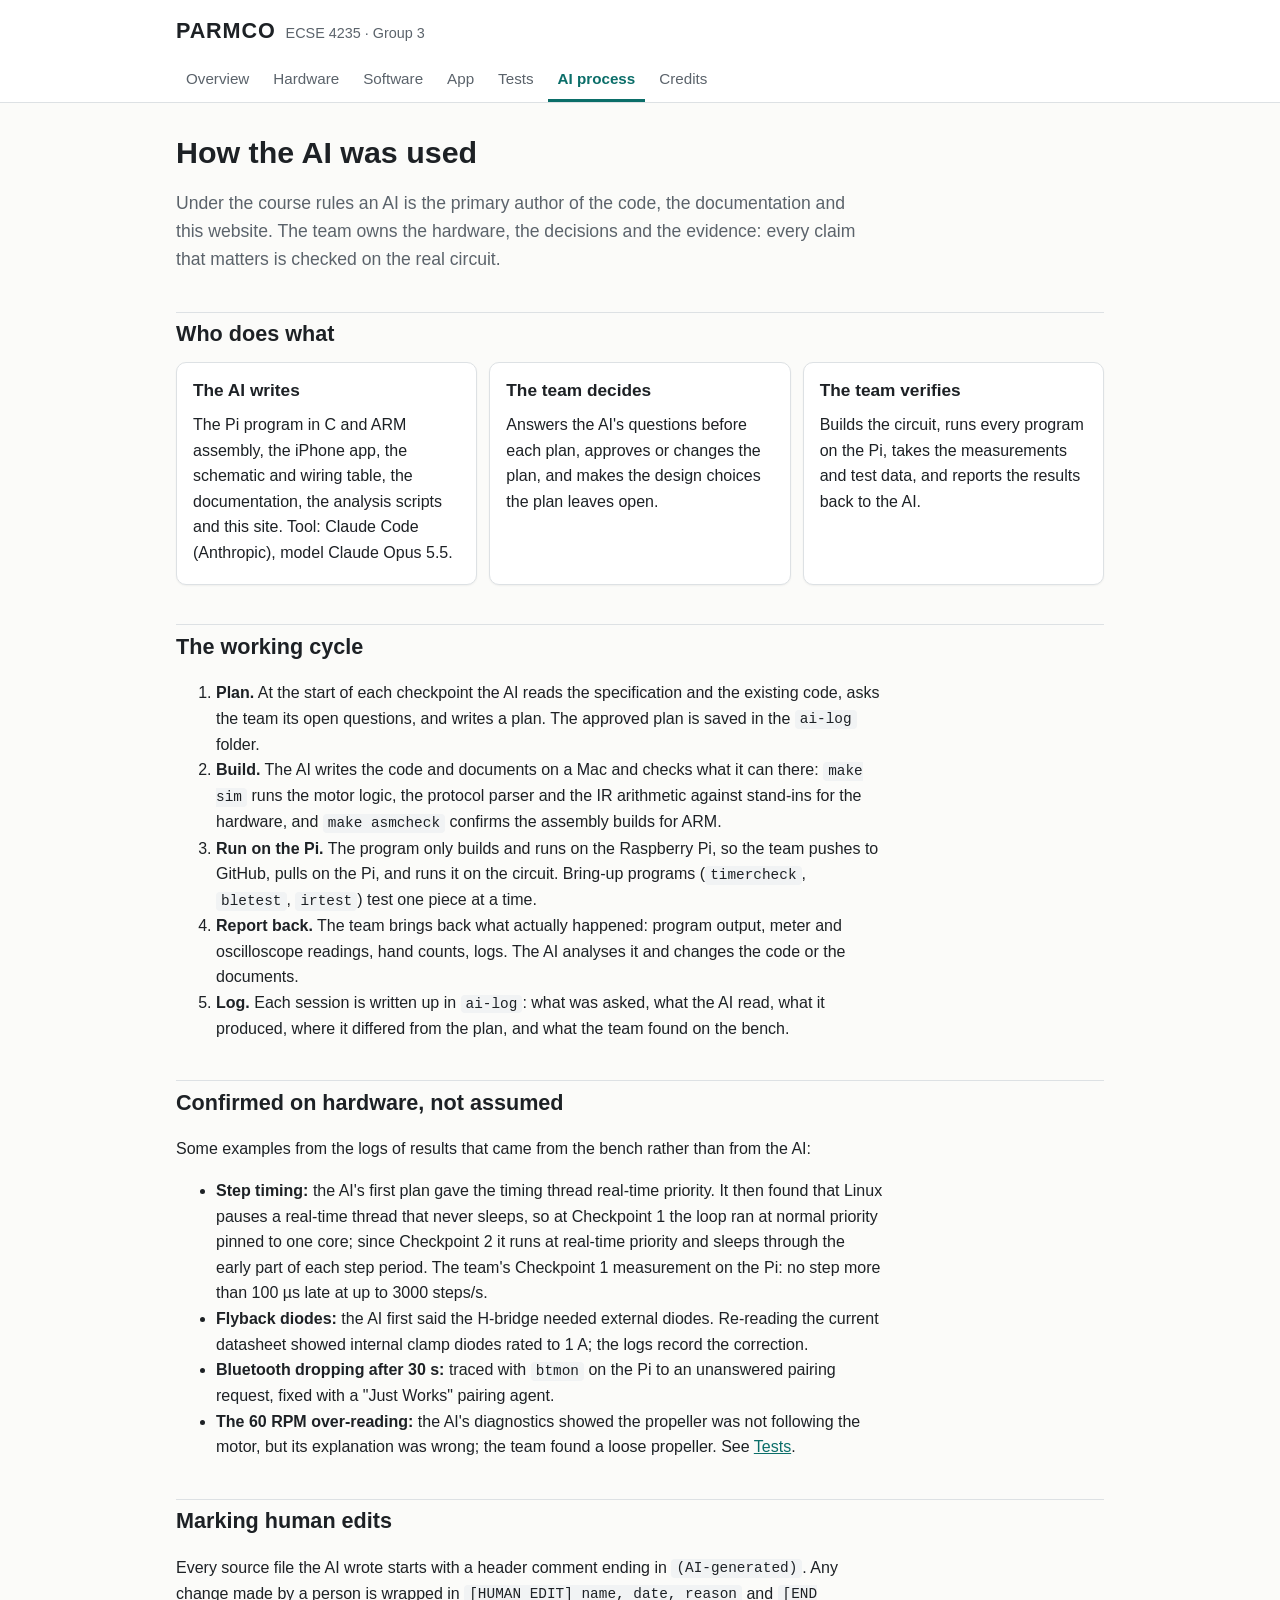
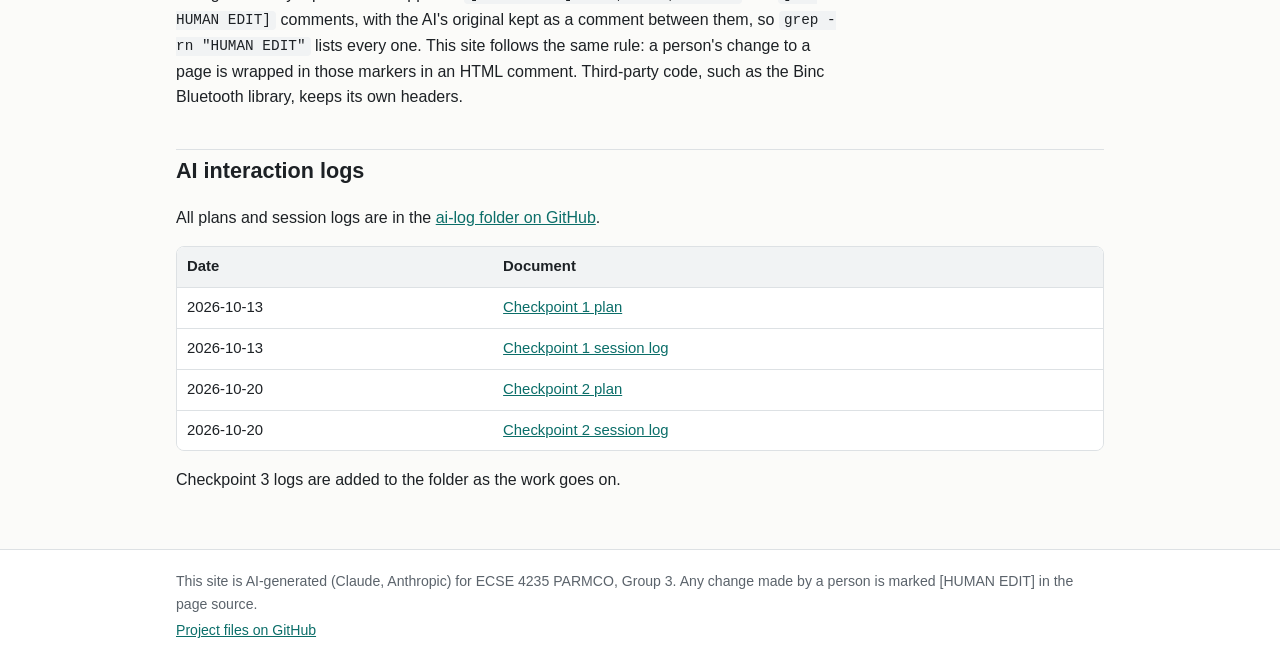
<file: docs/process.html>
<!doctype html>
<html lang="en">
<head>
<meta charset="utf-8">
<meta name="viewport" content="width=device-width, initial-scale=1">
<title>AI Process · PARMCO</title>
<meta name="description" content="How PARMCO was built with an AI as primary author, how results were confirmed on the real hardware, and where the AI interaction logs are.">
<link rel="stylesheet" href="style.css">
</head>
<body>
<header class="site-header">
  <div class="inner">
    <a class="brand" href="index.html"><strong>PARMCO</strong><span>ECSE 4235 · Group 3</span></a>
    <nav class="site-nav" aria-label="Site">
      <ul>
        <li><a href="index.html">Overview</a></li>
        <li><a href="hardware.html">Hardware</a></li>
        <li><a href="software.html">Software</a></li>
        <li><a href="app.html">App</a></li>
        <li><a href="tests.html">Tests</a></li>
        <li><a href="process.html" aria-current="page">AI process</a></li>
        <li><a href="credits.html">Credits</a></li>
      </ul>
    </nav>
  </div>
</header>

<main>
  <h1>How the AI was used</h1>
  <p class="lead">Under the course rules an AI is the primary author of the code, the documentation and this website. The team owns the hardware, the decisions and the evidence: every claim that matters is checked on the real circuit.</p>

  <h2>Who does what</h2>
  <div class="grid">
    <div class="card">
      <h3>The AI writes</h3>
      <p>The Pi program in C and ARM assembly, the iPhone app, the schematic and wiring table, the documentation, the analysis scripts and this site. Tool: Claude Code (Anthropic), model Claude Opus 5.5.</p>
    </div>
    <div class="card">
      <h3>The team decides</h3>
      <p>Answers the AI's questions before each plan, approves or changes the plan, and makes the design choices the plan leaves open.</p>
    </div>
    <div class="card">
      <h3>The team verifies</h3>
      <p>Builds the circuit, runs every program on the Pi, takes the measurements and test data, and reports the results back to the AI.</p>
    </div>
  </div>

  <h2>The working cycle</h2>
  <ol>
    <li><strong>Plan.</strong> At the start of each checkpoint the AI reads the specification and the existing code, asks the team its open questions, and writes a plan. The approved plan is saved in the <code>ai-log</code> folder.</li>
    <li><strong>Build.</strong> The AI writes the code and documents on a Mac and checks what it can there: <code>make sim</code> runs the motor logic, the protocol parser and the IR arithmetic against stand-ins for the hardware, and <code>make asmcheck</code> confirms the assembly builds for ARM.</li>
    <li><strong>Run on the Pi.</strong> The program only builds and runs on the Raspberry Pi, so the team pushes to GitHub, pulls on the Pi, and runs it on the circuit. Bring-up programs (<code>timercheck</code>, <code>bletest</code>, <code>irtest</code>) test one piece at a time.</li>
    <li><strong>Report back.</strong> The team brings back what actually happened: program output, meter and oscilloscope readings, hand counts, logs. The AI analyses it and changes the code or the documents.</li>
    <li><strong>Log.</strong> Each session is written up in <code>ai-log</code>: what was asked, what the AI read, what it produced, where it differed from the plan, and what the team found on the bench.</li>
  </ol>

  <h2>Confirmed on hardware, not assumed</h2>
  <p>Some examples from the logs of results that came from the bench rather than from the AI:</p>
  <ul>
    <li><strong>Step timing:</strong> the AI's first plan gave the timing thread real-time priority. It then found that Linux pauses a real-time thread that never sleeps, so at Checkpoint 1 the loop ran at normal priority pinned to one core; since Checkpoint 2 it runs at real-time priority and sleeps through the early part of each step period. The team's Checkpoint 1 measurement on the Pi: no step more than 100 µs late at up to 3000 steps/s.</li>
    <li><strong>Flyback diodes:</strong> the AI first said the H-bridge needed external diodes. Re-reading the current datasheet showed internal clamp diodes rated to 1 A; the logs record the correction.</li>
    <li><strong>Bluetooth dropping after 30 s:</strong> traced with <code>btmon</code> on the Pi to an unanswered pairing request, fixed with a "Just Works" pairing agent.</li>
    <li><strong>The 60 RPM over-reading:</strong> the AI's diagnostics showed the propeller was not following the motor, but its explanation was wrong; the team found a loose propeller. See <a href="tests.html">Tests</a>.</li>
  </ul>

  <h2>Marking human edits</h2>
  <p>Every source file the AI wrote starts with a header comment ending in <code>(AI-generated)</code>. Any change made by a person is wrapped in <code>[HUMAN EDIT] name, date, reason</code> and <code>[END HUMAN EDIT]</code> comments, with the AI's original kept as a comment between them, so <code>grep -rn "HUMAN EDIT"</code> lists every one. This site follows the same rule: a person's change to a page is wrapped in those markers in an HTML comment. Third-party code, such as the Binc Bluetooth library, keeps its own headers.</p>

  <h2>AI interaction logs</h2>
  <p>All plans and session logs are in the <a href="https://github.com/Herring-UGAECSE-4235-F26/Group-3/tree/main/Projects/Final/ai-log">ai-log folder on GitHub</a>.</p>
  <div class="table-wrap">
    <table>
      <thead><tr><th>Date</th><th>Document</th></tr></thead>
      <tbody>
        <tr><td>2026-10-13</td><td><a href="https://github.com/Herring-UGAECSE-4235-F26/Group-3/blob/main/Projects/Final/ai-log/2026-10-13_cp1_plan_approved.md">Checkpoint 1 plan</a></td></tr>
        <tr><td>2026-10-13</td><td><a href="https://github.com/Herring-UGAECSE-4235-F26/Group-3/blob/main/Projects/Final/ai-log/2026-10-13_cp1_session_log.md">Checkpoint 1 session log</a></td></tr>
        <tr><td>2026-10-20</td><td><a href="https://github.com/Herring-UGAECSE-4235-F26/Group-3/blob/main/Projects/Final/ai-log/2026-10-20_cp2_plan_approved.md">Checkpoint 2 plan</a></td></tr>
        <tr><td>2026-10-20</td><td><a href="https://github.com/Herring-UGAECSE-4235-F26/Group-3/blob/main/Projects/Final/ai-log/2026-10-20_cp2_session_log.md">Checkpoint 2 session log</a></td></tr>
      </tbody>
    </table>
  </div>
  <p>Checkpoint 3 logs are added to the folder as the work goes on.</p>

  <!-- The team's own AI-interaction progress report is human-written. If it is published here,
       add it inside a [HUMAN EDIT] ... [END HUMAN EDIT] comment pair. -->
</main>

<footer class="site-footer">
  <div class="inner">
    <p>This site is AI-generated (Claude, Anthropic) for ECSE 4235 PARMCO, Group 3. Any change made by a person is marked [HUMAN EDIT] in the page source.</p>
    <p><a href="https://github.com/Herring-UGAECSE-4235-F26/Group-3/tree/main/Projects/Final">Project files on GitHub</a></p>
  </div>
</footer>
</body>
</html>
</file>
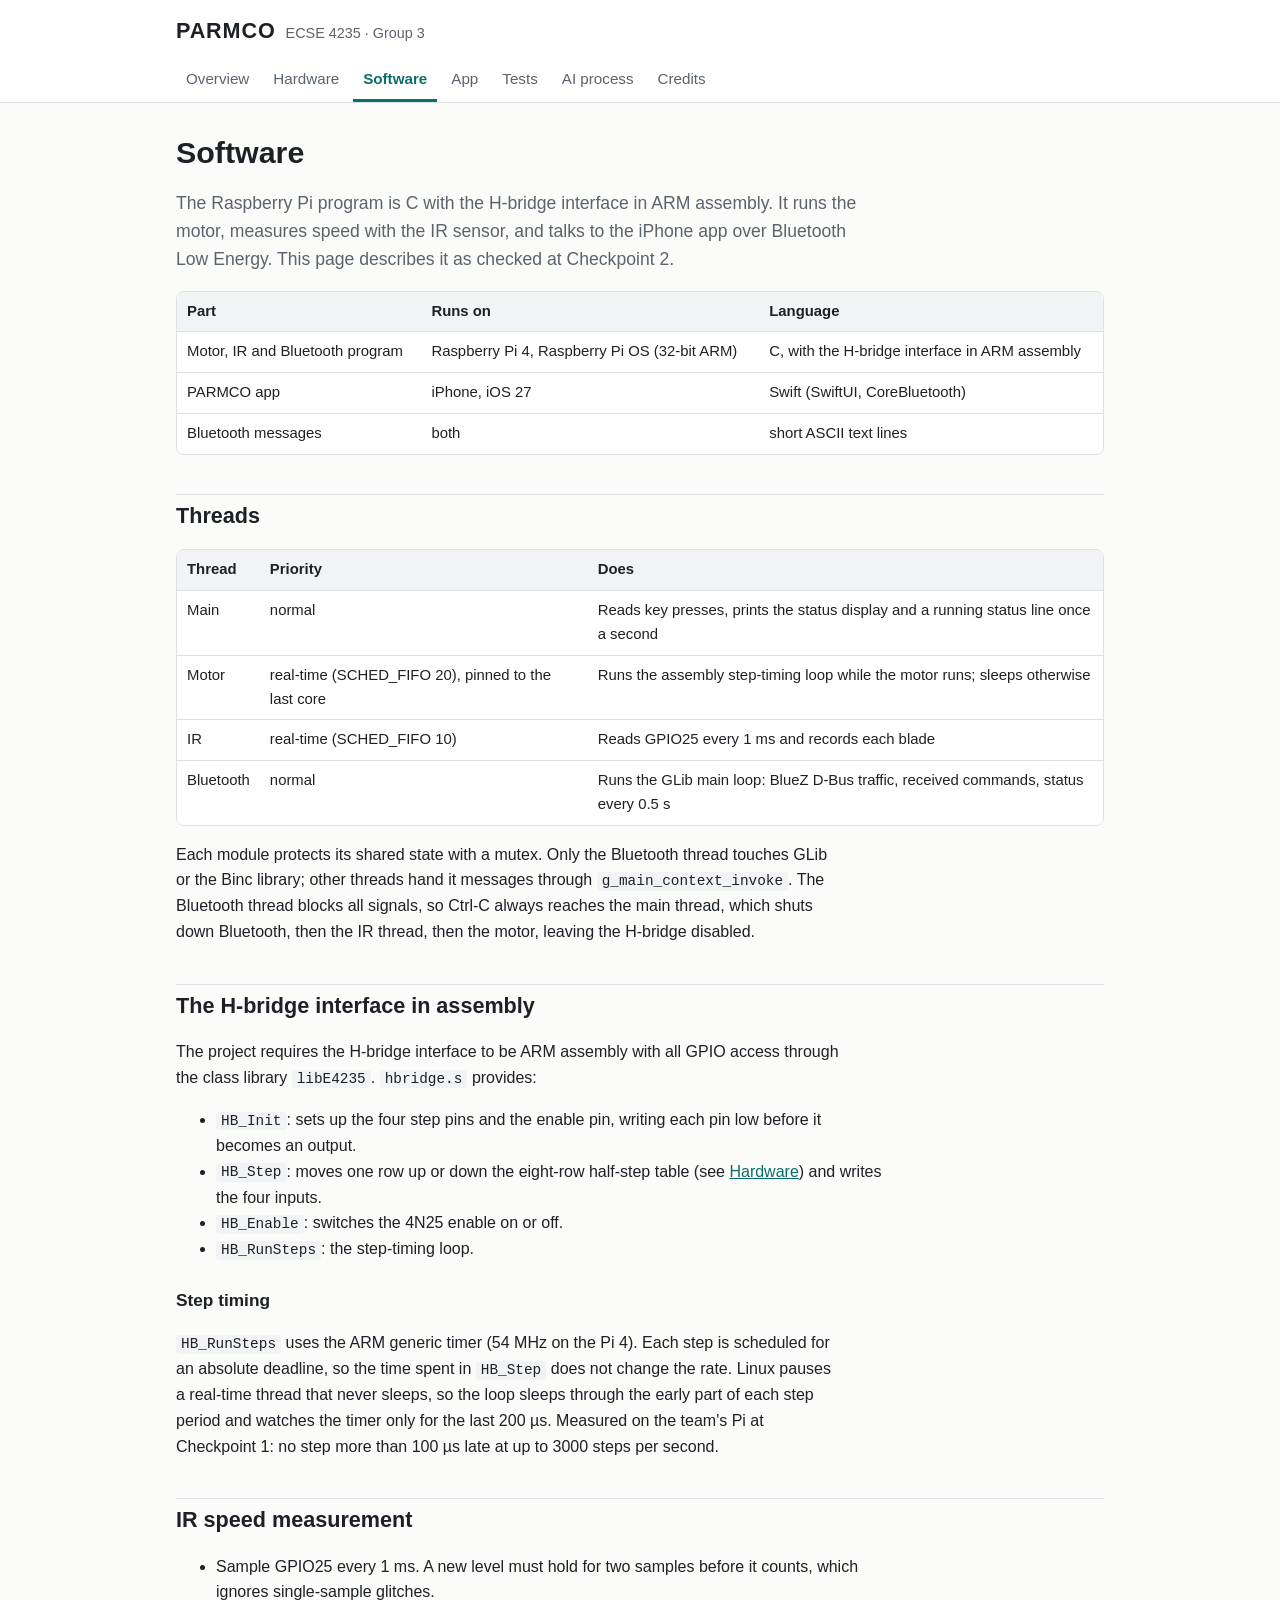
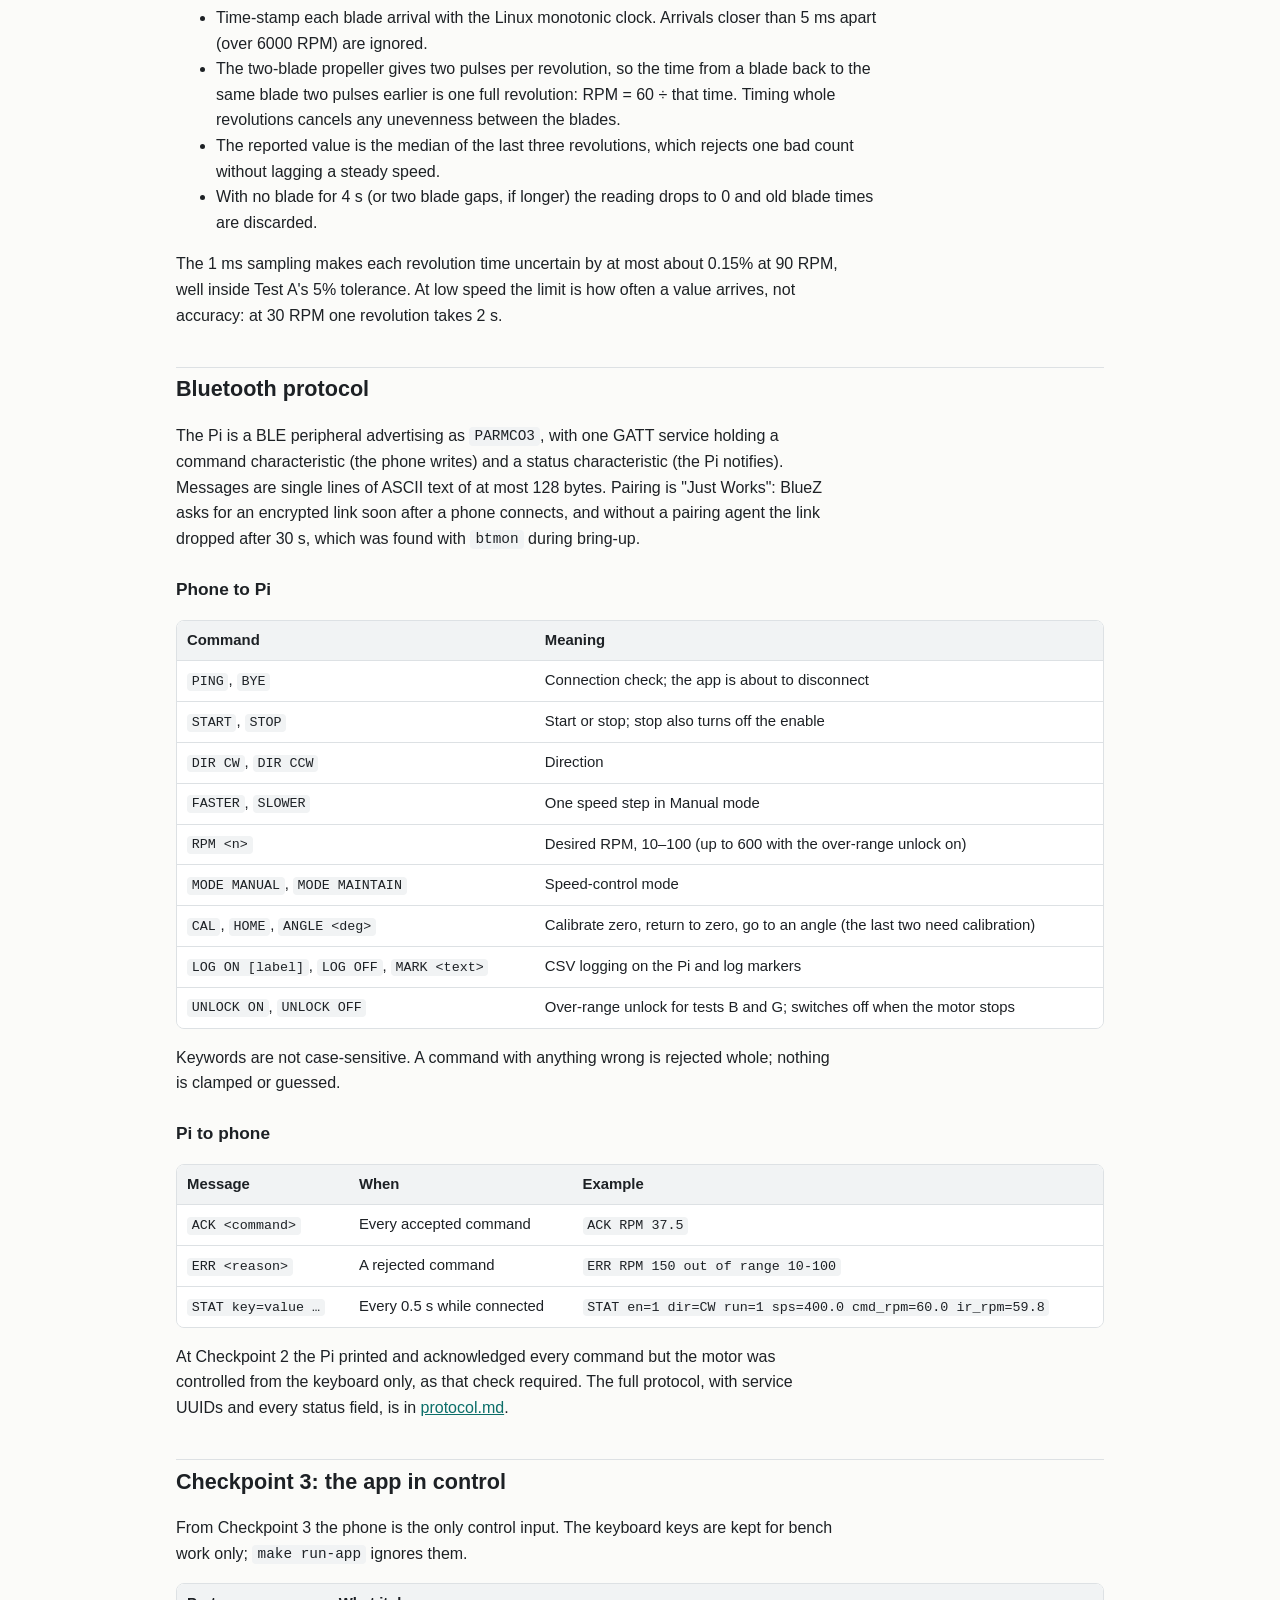
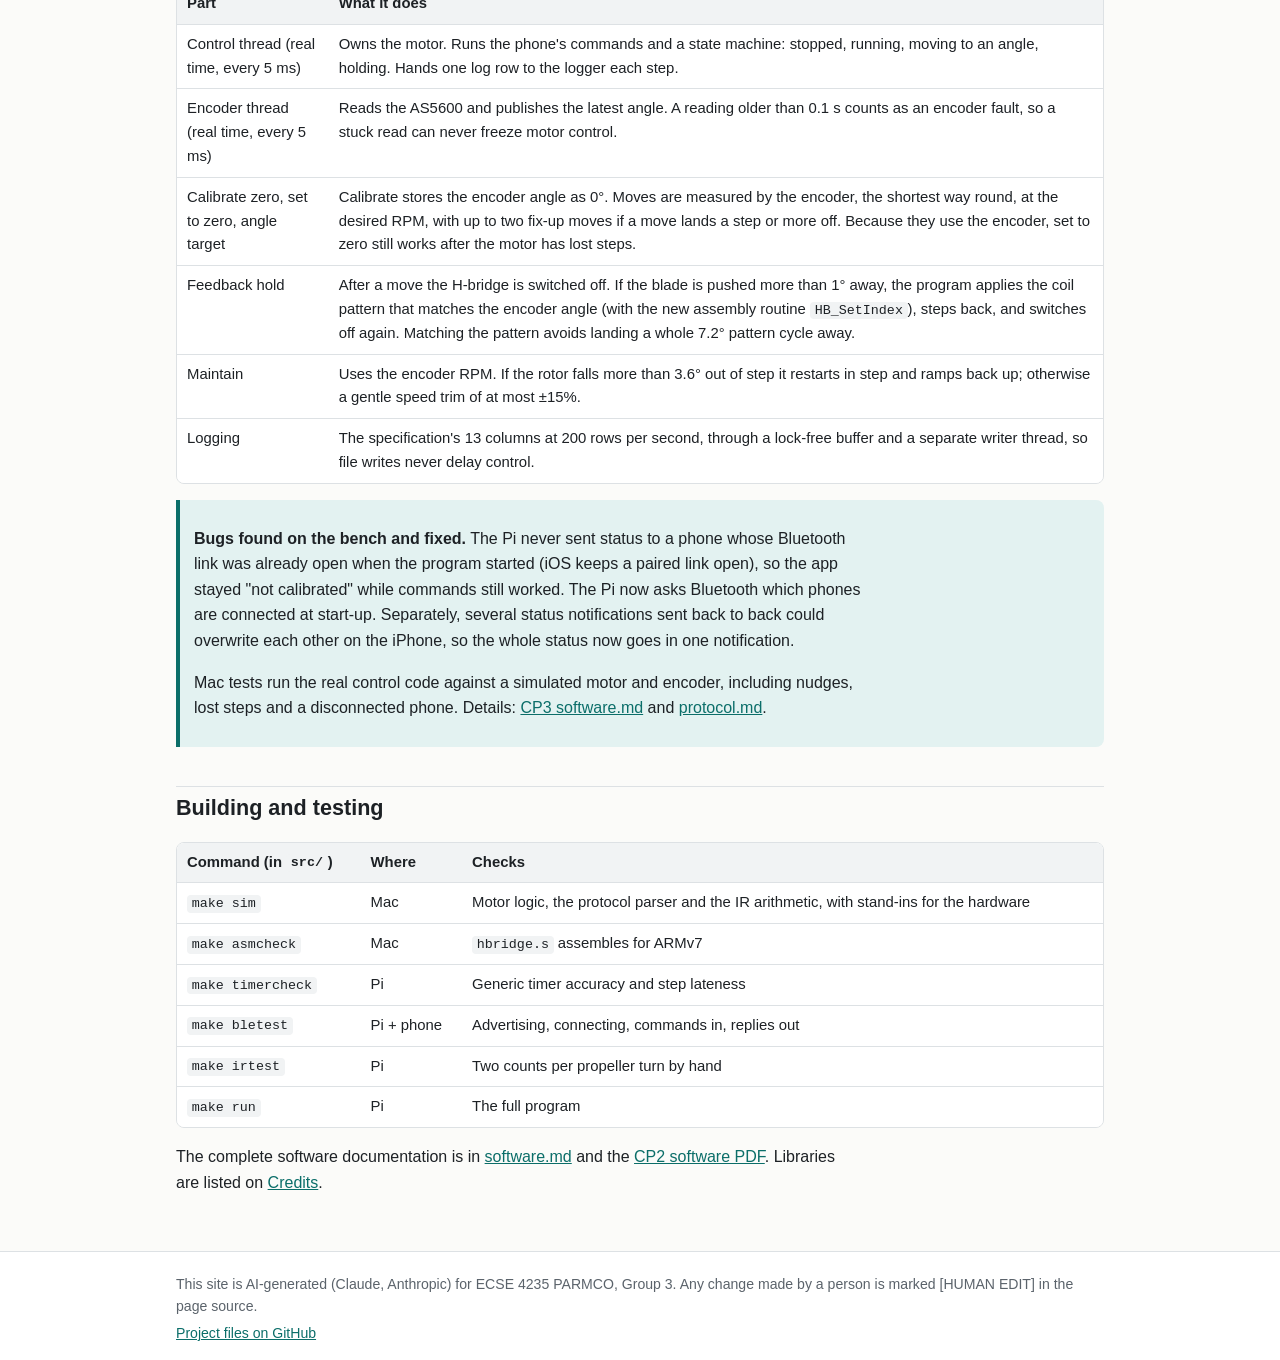
<file: docs/software.html>
<!doctype html>
<html lang="en">
<head>
<meta charset="utf-8">
<meta name="viewport" content="width=device-width, initial-scale=1">
<title>Software · PARMCO</title>
<meta name="description" content="PARMCO software: Raspberry Pi threads, the ARM assembly H-bridge interface, IR RPM measurement and the Bluetooth protocol.">
<link rel="stylesheet" href="style.css">
</head>
<body>
<header class="site-header">
  <div class="inner">
    <a class="brand" href="index.html"><strong>PARMCO</strong><span>ECSE 4235 · Group 3</span></a>
    <nav class="site-nav" aria-label="Site">
      <ul>
        <li><a href="index.html">Overview</a></li>
        <li><a href="hardware.html">Hardware</a></li>
        <li><a href="software.html" aria-current="page">Software</a></li>
        <li><a href="app.html">App</a></li>
        <li><a href="tests.html">Tests</a></li>
        <li><a href="process.html">AI process</a></li>
        <li><a href="credits.html">Credits</a></li>
      </ul>
    </nav>
  </div>
</header>

<main>
  <h1>Software</h1>
  <p class="lead">The Raspberry Pi program is C with the H-bridge interface in ARM assembly. It runs the motor, measures speed with the IR sensor, and talks to the iPhone app over Bluetooth Low Energy. This page describes it as checked at Checkpoint 2.</p>

  <div class="table-wrap">
    <table>
      <thead><tr><th>Part</th><th>Runs on</th><th>Language</th></tr></thead>
      <tbody>
        <tr><td>Motor, IR and Bluetooth program</td><td>Raspberry Pi 4, Raspberry Pi OS (32-bit ARM)</td><td>C, with the H-bridge interface in ARM assembly</td></tr>
        <tr><td>PARMCO app</td><td>iPhone, iOS 27</td><td>Swift (SwiftUI, CoreBluetooth)</td></tr>
        <tr><td>Bluetooth messages</td><td>both</td><td>short ASCII text lines</td></tr>
      </tbody>
    </table>
  </div>

  <h2>Threads</h2>
  <div class="table-wrap">
    <table>
      <thead><tr><th>Thread</th><th>Priority</th><th>Does</th></tr></thead>
      <tbody>
        <tr><td>Main</td><td>normal</td><td>Reads key presses, prints the status display and a running status line once a second</td></tr>
        <tr><td>Motor</td><td>real-time (SCHED_FIFO 20), pinned to the last core</td><td>Runs the assembly step-timing loop while the motor runs; sleeps otherwise</td></tr>
        <tr><td>IR</td><td>real-time (SCHED_FIFO 10)</td><td>Reads GPIO25 every 1 ms and records each blade</td></tr>
        <tr><td>Bluetooth</td><td>normal</td><td>Runs the GLib main loop: BlueZ D-Bus traffic, received commands, status every 0.5 s</td></tr>
      </tbody>
    </table>
  </div>
  <p>Each module protects its shared state with a mutex. Only the Bluetooth thread touches GLib or the Binc library; other threads hand it messages through <code>g_main_context_invoke</code>. The Bluetooth thread blocks all signals, so Ctrl-C always reaches the main thread, which shuts down Bluetooth, then the IR thread, then the motor, leaving the H-bridge disabled.</p>

  <h2>The H-bridge interface in assembly</h2>
  <p>The project requires the H-bridge interface to be ARM assembly with all GPIO access through the class library <code>libE4235</code>. <code>hbridge.s</code> provides:</p>
  <ul>
    <li><code>HB_Init</code>: sets up the four step pins and the enable pin, writing each pin low before it becomes an output.</li>
    <li><code>HB_Step</code>: moves one row up or down the eight-row half-step table (see <a href="hardware.html">Hardware</a>) and writes the four inputs.</li>
    <li><code>HB_Enable</code>: switches the 4N25 enable on or off.</li>
    <li><code>HB_RunSteps</code>: the step-timing loop.</li>
  </ul>
  <h3>Step timing</h3>
  <p><code>HB_RunSteps</code> uses the ARM generic timer (54 MHz on the Pi 4). Each step is scheduled for an absolute deadline, so the time spent in <code>HB_Step</code> does not change the rate. Linux pauses a real-time thread that never sleeps, so the loop sleeps through the early part of each step period and watches the timer only for the last 200 µs. Measured on the team's Pi at Checkpoint 1: no step more than 100 µs late at up to 3000 steps per second.</p>

  <h2 id="ir">IR speed measurement</h2>
  <ul>
    <li>Sample GPIO25 every 1 ms. A new level must hold for two samples before it counts, which ignores single-sample glitches.</li>
    <li>Time-stamp each blade arrival with the Linux monotonic clock. Arrivals closer than 5 ms apart (over 6000 RPM) are ignored.</li>
    <li>The two-blade propeller gives two pulses per revolution, so the time from a blade back to the same blade two pulses earlier is one full revolution: RPM = 60 ÷ that time. Timing whole revolutions cancels any unevenness between the blades.</li>
    <li>The reported value is the median of the last three revolutions, which rejects one bad count without lagging a steady speed.</li>
    <li>With no blade for 4 s (or two blade gaps, if longer) the reading drops to 0 and old blade times are discarded.</li>
  </ul>
  <p>The 1 ms sampling makes each revolution time uncertain by at most about 0.15% at 90 RPM, well inside Test A's 5% tolerance. At low speed the limit is how often a value arrives, not accuracy: at 30 RPM one revolution takes 2 s.</p>

  <h2>Bluetooth protocol</h2>
  <p>The Pi is a BLE peripheral advertising as <code>PARMCO3</code>, with one GATT service holding a command characteristic (the phone writes) and a status characteristic (the Pi notifies). Messages are single lines of ASCII text of at most 128 bytes. Pairing is "Just Works": BlueZ asks for an encrypted link soon after a phone connects, and without a pairing agent the link dropped after 30 s, which was found with <code>btmon</code> during bring-up.</p>

  <h3>Phone to Pi</h3>
  <div class="table-wrap">
    <table>
      <thead><tr><th>Command</th><th>Meaning</th></tr></thead>
      <tbody>
        <tr><td><code>PING</code>, <code>BYE</code></td><td>Connection check; the app is about to disconnect</td></tr>
        <tr><td><code>START</code>, <code>STOP</code></td><td>Start or stop; stop also turns off the enable</td></tr>
        <tr><td><code>DIR CW</code>, <code>DIR CCW</code></td><td>Direction</td></tr>
        <tr><td><code>FASTER</code>, <code>SLOWER</code></td><td>One speed step in Manual mode</td></tr>
        <tr><td><code>RPM &lt;n&gt;</code></td><td>Desired RPM, 10–100 (up to 600 with the over-range unlock on)</td></tr>
        <tr><td><code>MODE MANUAL</code>, <code>MODE MAINTAIN</code></td><td>Speed-control mode</td></tr>
        <tr><td><code>CAL</code>, <code>HOME</code>, <code>ANGLE &lt;deg&gt;</code></td><td>Calibrate zero, return to zero, go to an angle (the last two need calibration)</td></tr>
        <tr><td><code>LOG ON [label]</code>, <code>LOG OFF</code>, <code>MARK &lt;text&gt;</code></td><td>CSV logging on the Pi and log markers</td></tr>
        <tr><td><code>UNLOCK ON</code>, <code>UNLOCK OFF</code></td><td>Over-range unlock for tests B and G; switches off when the motor stops</td></tr>
      </tbody>
    </table>
  </div>
  <p>Keywords are not case-sensitive. A command with anything wrong is rejected whole; nothing is clamped or guessed.</p>

  <h3>Pi to phone</h3>
  <div class="table-wrap">
    <table>
      <thead><tr><th>Message</th><th>When</th><th>Example</th></tr></thead>
      <tbody>
        <tr><td><code>ACK &lt;command&gt;</code></td><td>Every accepted command</td><td><code>ACK RPM 37.5</code></td></tr>
        <tr><td><code>ERR &lt;reason&gt;</code></td><td>A rejected command</td><td><code>ERR RPM 150 out of range 10-100</code></td></tr>
        <tr><td><code>STAT key=value …</code></td><td>Every 0.5 s while connected</td><td><code>STAT en=1 dir=CW run=1 sps=400.0 cmd_rpm=60.0 ir_rpm=59.8</code></td></tr>
      </tbody>
    </table>
  </div>
  <p>At Checkpoint 2 the Pi printed and acknowledged every command but the motor was controlled from the keyboard only, as that check required. The full protocol, with service UUIDs and every status field, is in <a href="https://github.com/Herring-UGAECSE-4235-F26/Group-3/blob/main/Projects/Final/CP2/docs/protocol.md">protocol.md</a>.</p>

  <h2>Checkpoint 3: the app in control</h2>
  <p>From Checkpoint 3 the phone is the only control input. The keyboard keys are kept for bench work only; <code>make run-app</code> ignores them.</p>
  <div class="table-wrap">
    <table>
      <thead><tr><th>Part</th><th>What it does</th></tr></thead>
      <tbody>
        <tr><td>Control thread (real time, every 5 ms)</td><td>Owns the motor. Runs the phone's commands and a state machine: stopped, running, moving to an angle, holding. Hands one log row to the logger each step.</td></tr>
        <tr><td>Encoder thread (real time, every 5 ms)</td><td>Reads the AS5600 and publishes the latest angle. A reading older than 0.1 s counts as an encoder fault, so a stuck read can never freeze motor control.</td></tr>
        <tr><td>Calibrate zero, set to zero, angle target</td><td>Calibrate stores the encoder angle as 0°. Moves are measured by the encoder, the shortest way round, at the desired RPM, with up to two fix-up moves if a move lands a step or more off. Because they use the encoder, set to zero still works after the motor has lost steps.</td></tr>
        <tr><td>Feedback hold</td><td>After a move the H-bridge is switched off. If the blade is pushed more than 1° away, the program applies the coil pattern that matches the encoder angle (with the new assembly routine <code>HB_SetIndex</code>), steps back, and switches off again. Matching the pattern avoids landing a whole 7.2° pattern cycle away.</td></tr>
        <tr><td>Maintain</td><td>Uses the encoder RPM. If the rotor falls more than 3.6° out of step it restarts in step and ramps back up; otherwise a gentle speed trim of at most ±15%.</td></tr>
        <tr><td>Logging</td><td>The specification's 13 columns at 200 rows per second, through a lock-free buffer and a separate writer thread, so file writes never delay control.</td></tr>
      </tbody>
    </table>
  </div>
  <div class="note">
    <p><strong>Bugs found on the bench and fixed.</strong> The Pi never sent status to a phone whose Bluetooth link was already open when the program started (iOS keeps a paired link open), so the app stayed "not calibrated" while commands still worked. The Pi now asks Bluetooth which phones are connected at start-up. Separately, several status notifications sent back to back could overwrite each other on the iPhone, so the whole status now goes in one notification.</p>
    <p>Mac tests run the real control code against a simulated motor and encoder, including nudges, lost steps and a disconnected phone. Details: <a href="https://github.com/Herring-UGAECSE-4235-F26/Group-3/blob/main/Projects/Final/CP3/docs/software.md">CP3 software.md</a> and <a href="https://github.com/Herring-UGAECSE-4235-F26/Group-3/blob/main/Projects/Final/CP3/docs/protocol.md">protocol.md</a>.</p>
  </div>

  <h2>Building and testing</h2>
  <div class="table-wrap">
    <table>
      <thead><tr><th>Command (in <code>src/</code>)</th><th>Where</th><th>Checks</th></tr></thead>
      <tbody>
        <tr><td><code>make sim</code></td><td>Mac</td><td>Motor logic, the protocol parser and the IR arithmetic, with stand-ins for the hardware</td></tr>
        <tr><td><code>make asmcheck</code></td><td>Mac</td><td><code>hbridge.s</code> assembles for ARMv7</td></tr>
        <tr><td><code>make timercheck</code></td><td>Pi</td><td>Generic timer accuracy and step lateness</td></tr>
        <tr><td><code>make bletest</code></td><td>Pi + phone</td><td>Advertising, connecting, commands in, replies out</td></tr>
        <tr><td><code>make irtest</code></td><td>Pi</td><td>Two counts per propeller turn by hand</td></tr>
        <tr><td><code>make run</code></td><td>Pi</td><td>The full program</td></tr>
      </tbody>
    </table>
  </div>
  <p>The complete software documentation is in <a href="https://github.com/Herring-UGAECSE-4235-F26/Group-3/blob/main/Projects/Final/CP2/docs/software.md">software.md</a> and the <a href="https://github.com/Herring-UGAECSE-4235-F26/Group-3/blob/main/Projects/Final/CP2/docs/PARMCO_CP2_Software_Documentation.pdf">CP2 software PDF</a>. Libraries are listed on <a href="credits.html">Credits</a>.</p>
</main>

<footer class="site-footer">
  <div class="inner">
    <p>This site is AI-generated (Claude, Anthropic) for ECSE 4235 PARMCO, Group 3. Any change made by a person is marked [HUMAN EDIT] in the page source.</p>
    <p><a href="https://github.com/Herring-UGAECSE-4235-F26/Group-3/tree/main/Projects/Final">Project files on GitHub</a></p>
  </div>
</footer>
</body>
</html>
</file>
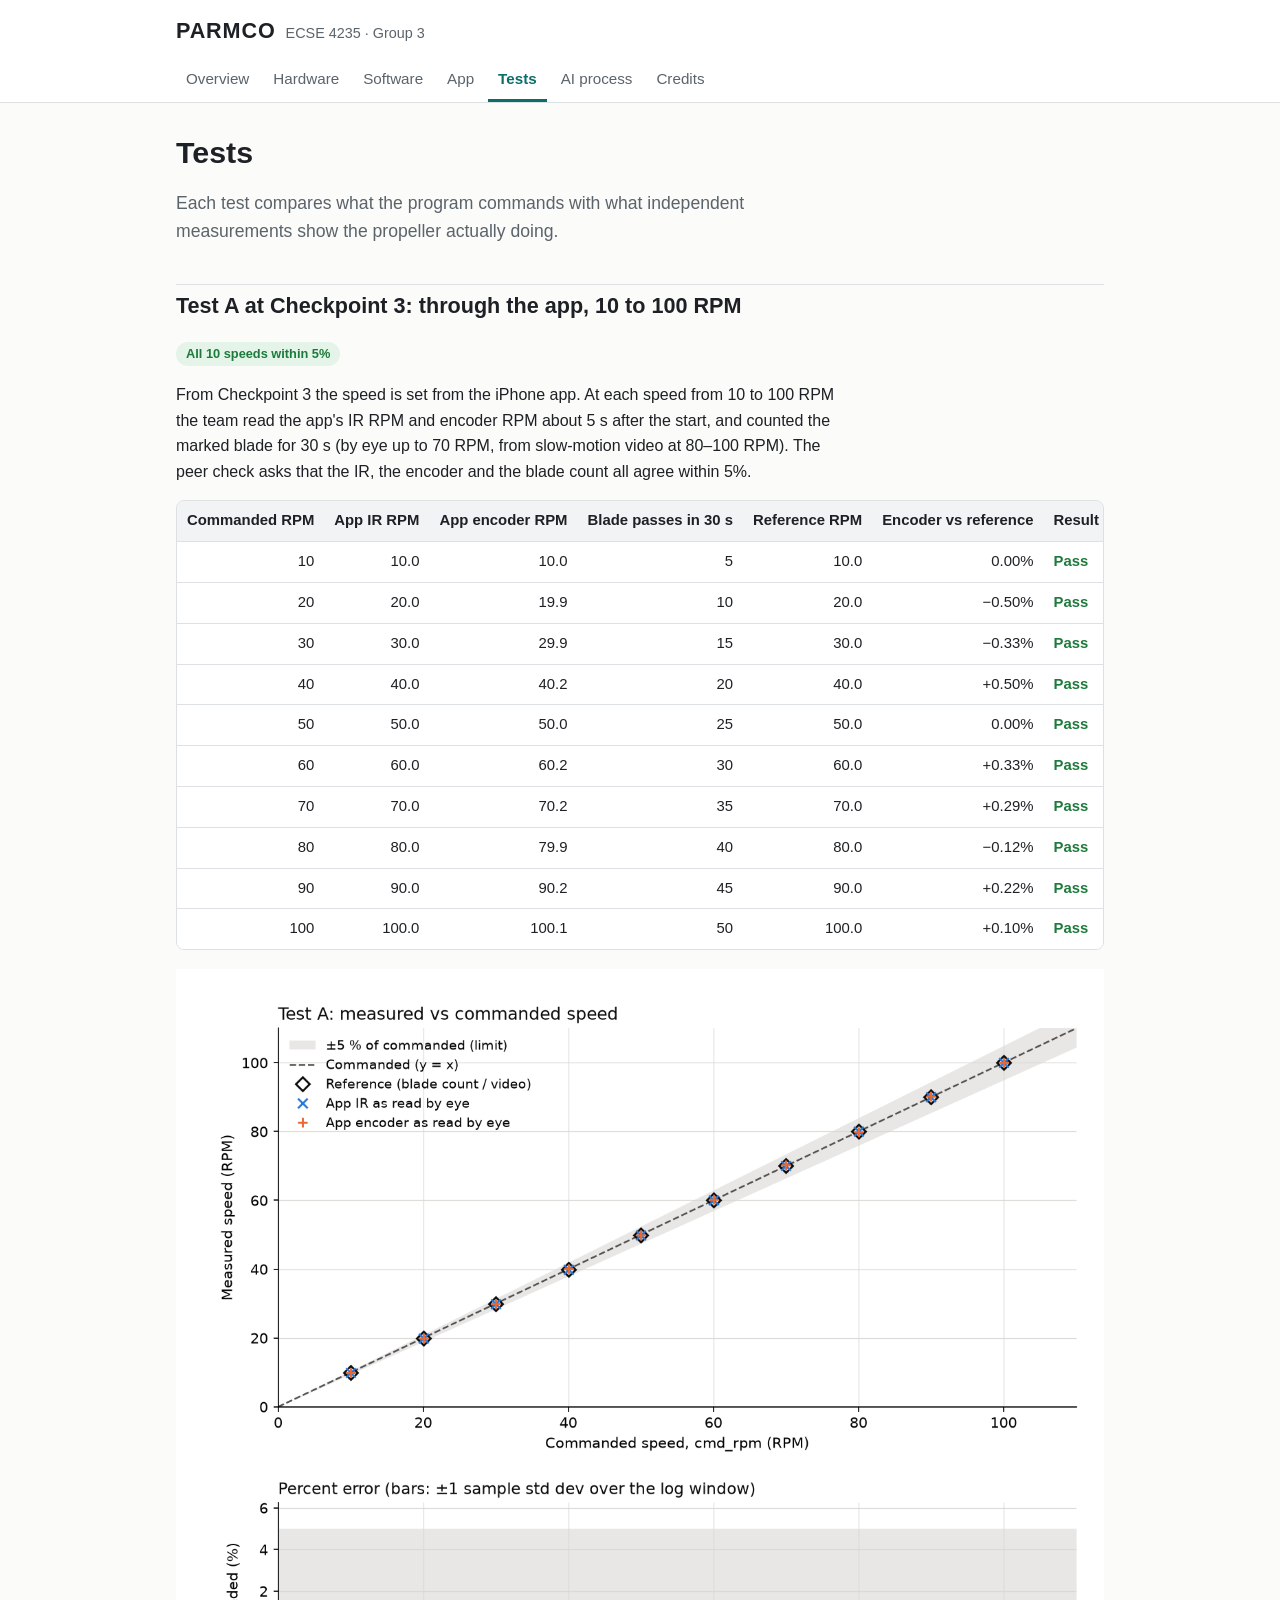
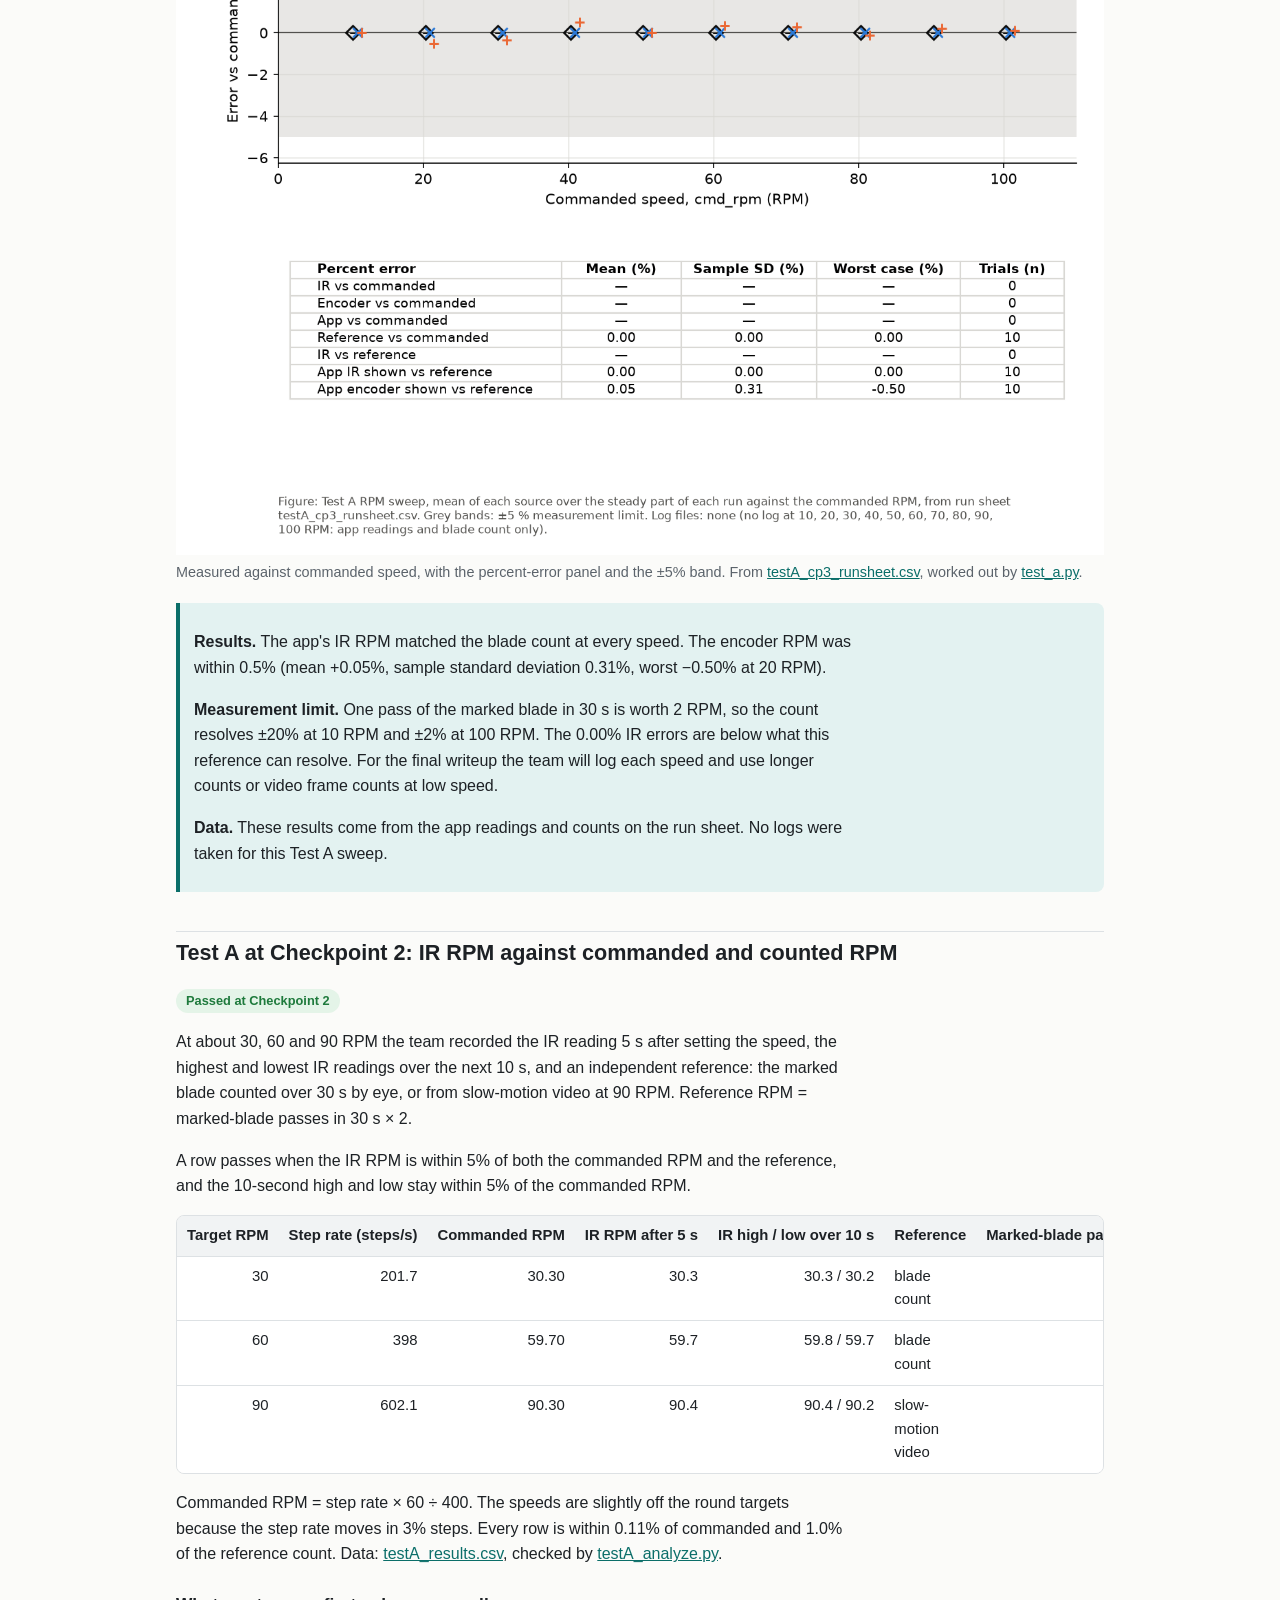
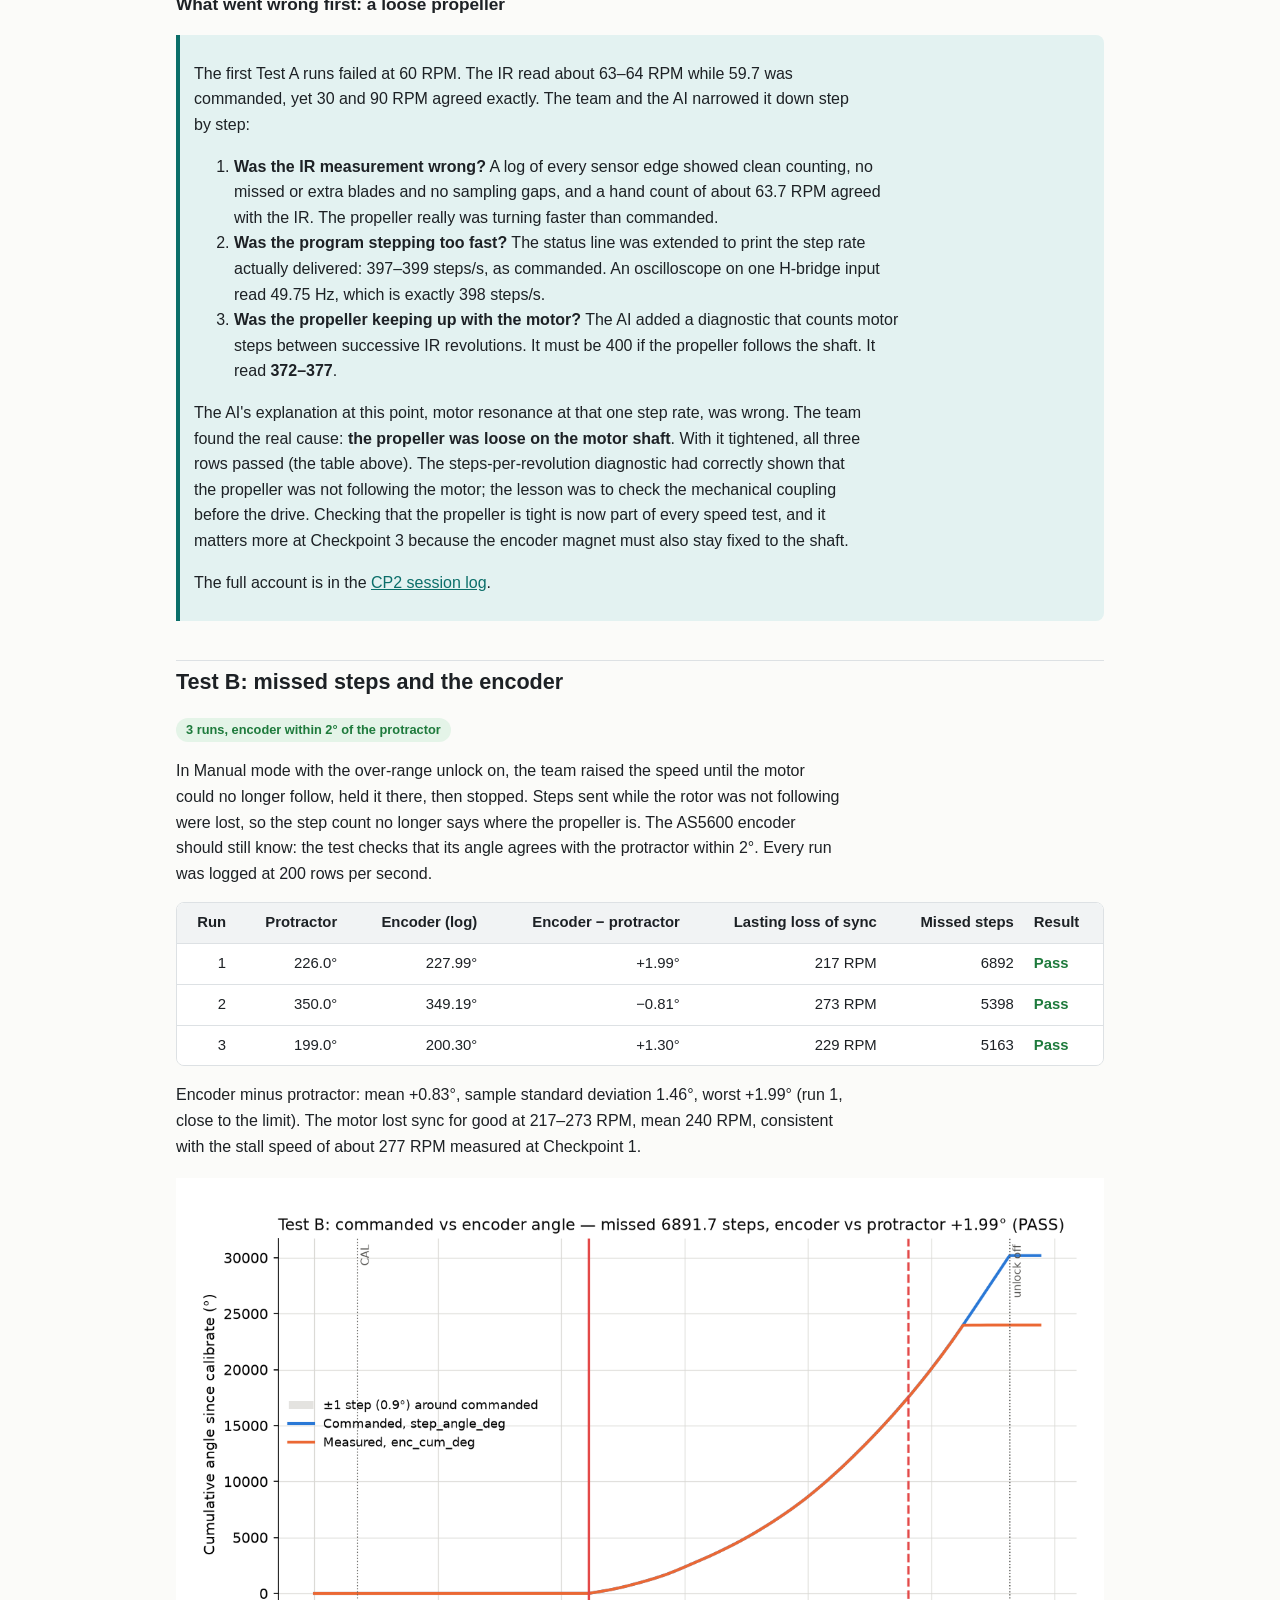
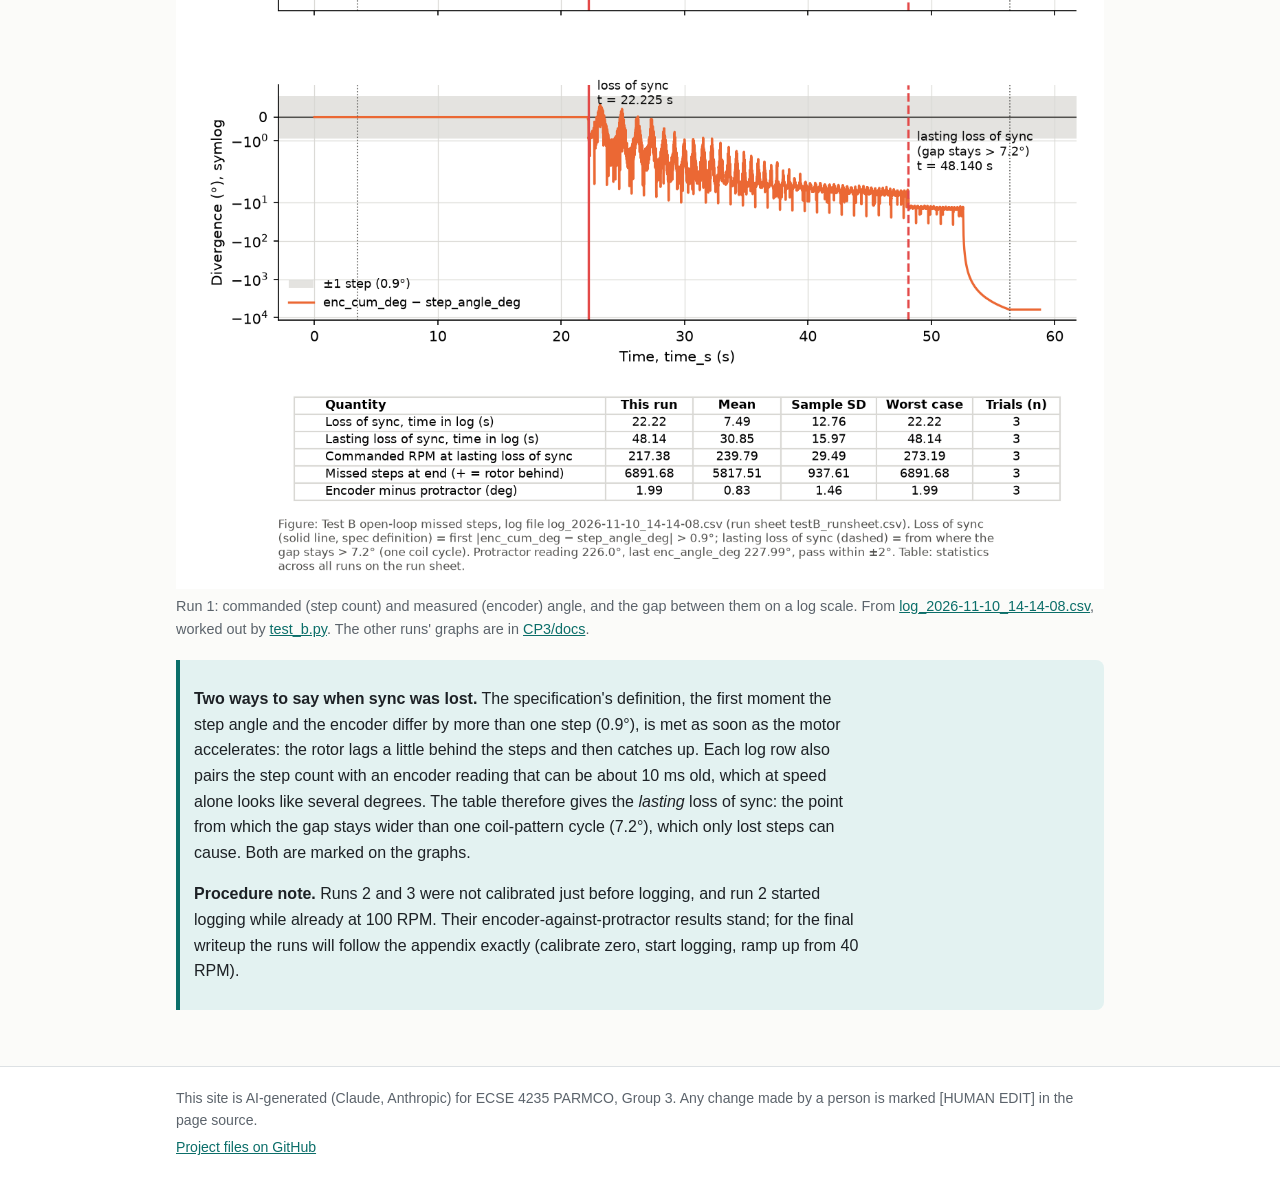
<file: docs/tests.html>
<!doctype html>
<html lang="en">
<head>
<meta charset="utf-8">
<meta name="viewport" content="width=device-width, initial-scale=1">
<title>Tests · PARMCO</title>
<meta name="description" content="PARMCO test results: Test A compares IR-measured RPM with commanded RPM and an independent blade count at 30, 60 and 90 RPM.">
<link rel="stylesheet" href="style.css">
</head>
<body>
<header class="site-header">
  <div class="inner">
    <a class="brand" href="index.html"><strong>PARMCO</strong><span>ECSE 4235 · Group 3</span></a>
    <nav class="site-nav" aria-label="Site">
      <ul>
        <li><a href="index.html">Overview</a></li>
        <li><a href="hardware.html">Hardware</a></li>
        <li><a href="software.html">Software</a></li>
        <li><a href="app.html">App</a></li>
        <li><a href="tests.html" aria-current="page">Tests</a></li>
        <li><a href="process.html">AI process</a></li>
        <li><a href="credits.html">Credits</a></li>
      </ul>
    </nav>
  </div>
</header>

<main>
  <h1>Tests</h1>
  <p class="lead">Each test compares what the program commands with what independent measurements show the propeller actually doing.</p>

  <h2>Test A at Checkpoint 3: through the app, 10 to 100 RPM</h2>
  <p><span class="badge ok">All 10 speeds within 5%</span></p>
  <p>From Checkpoint 3 the speed is set from the iPhone app. At each speed from 10 to 100 RPM the team read the app's IR RPM and encoder RPM about 5 s after the start, and counted the marked blade for 30 s (by eye up to 70 RPM, from slow-motion video at 80–100 RPM). The peer check asks that the IR, the encoder and the blade count all agree within 5%.</p>
  <div class="table-wrap">
    <table>
      <thead><tr><th class="num">Commanded RPM</th><th class="num">App IR RPM</th><th class="num">App encoder RPM</th><th class="num">Blade passes in 30 s</th><th class="num">Reference RPM</th><th class="num">Encoder vs reference</th><th>Result</th></tr></thead>
      <tbody>
        <tr><td class="num">10</td><td class="num">10.0</td><td class="num">10.0</td><td class="num">5</td><td class="num">10.0</td><td class="num">0.00%</td><td class="pass">Pass</td></tr>
        <tr><td class="num">20</td><td class="num">20.0</td><td class="num">19.9</td><td class="num">10</td><td class="num">20.0</td><td class="num">−0.50%</td><td class="pass">Pass</td></tr>
        <tr><td class="num">30</td><td class="num">30.0</td><td class="num">29.9</td><td class="num">15</td><td class="num">30.0</td><td class="num">−0.33%</td><td class="pass">Pass</td></tr>
        <tr><td class="num">40</td><td class="num">40.0</td><td class="num">40.2</td><td class="num">20</td><td class="num">40.0</td><td class="num">+0.50%</td><td class="pass">Pass</td></tr>
        <tr><td class="num">50</td><td class="num">50.0</td><td class="num">50.0</td><td class="num">25</td><td class="num">50.0</td><td class="num">0.00%</td><td class="pass">Pass</td></tr>
        <tr><td class="num">60</td><td class="num">60.0</td><td class="num">60.2</td><td class="num">30</td><td class="num">60.0</td><td class="num">+0.33%</td><td class="pass">Pass</td></tr>
        <tr><td class="num">70</td><td class="num">70.0</td><td class="num">70.2</td><td class="num">35</td><td class="num">70.0</td><td class="num">+0.29%</td><td class="pass">Pass</td></tr>
        <tr><td class="num">80</td><td class="num">80.0</td><td class="num">79.9</td><td class="num">40</td><td class="num">80.0</td><td class="num">−0.12%</td><td class="pass">Pass</td></tr>
        <tr><td class="num">90</td><td class="num">90.0</td><td class="num">90.2</td><td class="num">45</td><td class="num">90.0</td><td class="num">+0.22%</td><td class="pass">Pass</td></tr>
        <tr><td class="num">100</td><td class="num">100.0</td><td class="num">100.1</td><td class="num">50</td><td class="num">100.0</td><td class="num">+0.10%</td><td class="pass">Pass</td></tr>
      </tbody>
    </table>
  </div>
  <figure>
    <a href="assets/testA_cp3_rpm.png"><img src="assets/testA_cp3_rpm.png" alt="Test A graph: the app's IR and encoder RPM and the blade-count reference all lie on the commanded line from 10 to 100 RPM, and every percent error is within 0.5% of zero, well inside the ±5% band."></a>
    <figcaption>Measured against commanded speed, with the percent-error panel and the ±5% band. From <a href="https://github.com/Herring-UGAECSE-4235-F26/Group-3/blob/main/Projects/Final/CP3/docs/testA_cp3_runsheet.csv">testA_cp3_runsheet.csv</a>, worked out by <a href="https://github.com/Herring-UGAECSE-4235-F26/Group-3/blob/main/Projects/Final/CP3/docs/analysis/test_a.py">test_a.py</a>.</figcaption>
  </figure>
  <div class="note">
    <p><strong>Results.</strong> The app's IR RPM matched the blade count at every speed. The encoder RPM was within 0.5% (mean +0.05%, sample standard deviation 0.31%, worst −0.50% at 20 RPM).</p>
    <p><strong>Measurement limit.</strong> One pass of the marked blade in 30 s is worth 2 RPM, so the count resolves ±20% at 10 RPM and ±2% at 100 RPM. The 0.00% IR errors are below what this reference can resolve. For the final writeup the team will log each speed and use longer counts or video frame counts at low speed.</p>
    <p><strong>Data.</strong> These results come from the app readings and counts on the run sheet. No logs were taken for this Test A sweep.</p>
  </div>

  <h2>Test A at Checkpoint 2: IR RPM against commanded and counted RPM</h2>
  <p><span class="badge ok">Passed at Checkpoint 2</span></p>
  <p>At about 30, 60 and 90 RPM the team recorded the IR reading 5 s after setting the speed, the highest and lowest IR readings over the next 10 s, and an independent reference: the marked blade counted over 30 s by eye, or from slow-motion video at 90 RPM. Reference RPM = marked-blade passes in 30 s × 2.</p>
  <p>A row passes when the IR RPM is within 5% of both the commanded RPM and the reference, and the 10-second high and low stay within 5% of the commanded RPM.</p>

  <div class="table-wrap">
    <table>
      <thead>
        <tr>
          <th class="num">Target RPM</th>
          <th class="num">Step rate (steps/s)</th>
          <th class="num">Commanded RPM</th>
          <th class="num">IR RPM after 5 s</th>
          <th class="num">IR high / low over 10 s</th>
          <th>Reference</th>
          <th class="num">Marked-blade passes in 30 s</th>
          <th class="num">Reference RPM</th>
          <th class="num">IR vs commanded</th>
          <th class="num">IR vs reference</th>
          <th>Result</th>
        </tr>
      </thead>
      <tbody>
        <tr><td class="num">30</td><td class="num">201.7</td><td class="num">30.30</td><td class="num">30.3</td><td class="num">30.3 / 30.2</td><td>blade count</td><td class="num">15</td><td class="num">30.00</td><td class="num">0.00%</td><td class="num">+1.00%</td><td class="pass">Pass</td></tr>
        <tr><td class="num">60</td><td class="num">398</td><td class="num">59.70</td><td class="num">59.7</td><td class="num">59.8 / 59.7</td><td>blade count</td><td class="num">30</td><td class="num">60.00</td><td class="num">0.00%</td><td class="num">−0.50%</td><td class="pass">Pass</td></tr>
        <tr><td class="num">90</td><td class="num">602.1</td><td class="num">90.30</td><td class="num">90.4</td><td class="num">90.4 / 90.2</td><td>slow-motion video</td><td class="num">45</td><td class="num">90.00</td><td class="num">+0.11%</td><td class="num">+0.44%</td><td class="pass">Pass</td></tr>
      </tbody>
    </table>
  </div>
  <p>Commanded RPM = step rate × 60 ÷ 400. The speeds are slightly off the round targets because the step rate moves in 3% steps. Every row is within 0.11% of commanded and 1.0% of the reference count. Data: <a href="https://github.com/Herring-UGAECSE-4235-F26/Group-3/blob/main/Projects/Final/CP2/docs/testA_results.csv">testA_results.csv</a>, checked by <a href="https://github.com/Herring-UGAECSE-4235-F26/Group-3/blob/main/Projects/Final/CP2/docs/testA_analyze.py">testA_analyze.py</a>.</p>

  <h3>What went wrong first: a loose propeller</h3>
  <div class="note">
    <p>The first Test A runs failed at 60 RPM. The IR read about 63–64 RPM while 59.7 was commanded, yet 30 and 90 RPM agreed exactly. The team and the AI narrowed it down step by step:</p>
    <ol>
      <li><strong>Was the IR measurement wrong?</strong> A log of every sensor edge showed clean counting, no missed or extra blades and no sampling gaps, and a hand count of about 63.7 RPM agreed with the IR. The propeller really was turning faster than commanded.</li>
      <li><strong>Was the program stepping too fast?</strong> The status line was extended to print the step rate actually delivered: 397–399 steps/s, as commanded. An oscilloscope on one H-bridge input read 49.75 Hz, which is exactly 398 steps/s.</li>
      <li><strong>Was the propeller keeping up with the motor?</strong> The AI added a diagnostic that counts motor steps between successive IR revolutions. It must be 400 if the propeller follows the shaft. It read <strong>372–377</strong>.</li>
    </ol>
    <p>The AI's explanation at this point, motor resonance at that one step rate, was wrong. The team found the real cause: <strong>the propeller was loose on the motor shaft</strong>. With it tightened, all three rows passed (the table above). The steps-per-revolution diagnostic had correctly shown that the propeller was not following the motor; the lesson was to check the mechanical coupling before the drive. Checking that the propeller is tight is now part of every speed test, and it matters more at Checkpoint 3 because the encoder magnet must also stay fixed to the shaft.</p>
    <p>The full account is in the <a href="https://github.com/Herring-UGAECSE-4235-F26/Group-3/blob/main/Projects/Final/ai-log/2026-10-20_cp2_session_log.md">CP2 session log</a>.</p>
  </div>

  <h2>Test B: missed steps and the encoder</h2>
  <p><span class="badge ok">3 runs, encoder within 2° of the protractor</span></p>
  <p>In Manual mode with the over-range unlock on, the team raised the speed until the motor could no longer follow, held it there, then stopped. Steps sent while the rotor was not following were lost, so the step count no longer says where the propeller is. The AS5600 encoder should still know: the test checks that its angle agrees with the protractor within 2°. Every run was logged at 200 rows per second.</p>
  <div class="table-wrap">
    <table>
      <thead><tr><th class="num">Run</th><th class="num">Protractor</th><th class="num">Encoder (log)</th><th class="num">Encoder − protractor</th><th class="num">Lasting loss of sync</th><th class="num">Missed steps</th><th>Result</th></tr></thead>
      <tbody>
        <tr><td class="num">1</td><td class="num">226.0°</td><td class="num">227.99°</td><td class="num">+1.99°</td><td class="num">217 RPM</td><td class="num">6892</td><td class="pass">Pass</td></tr>
        <tr><td class="num">2</td><td class="num">350.0°</td><td class="num">349.19°</td><td class="num">−0.81°</td><td class="num">273 RPM</td><td class="num">5398</td><td class="pass">Pass</td></tr>
        <tr><td class="num">3</td><td class="num">199.0°</td><td class="num">200.30°</td><td class="num">+1.30°</td><td class="num">229 RPM</td><td class="num">5163</td><td class="pass">Pass</td></tr>
      </tbody>
    </table>
  </div>
  <p>Encoder minus protractor: mean +0.83°, sample standard deviation 1.46°, worst +1.99° (run 1, close to the limit). The motor lost sync for good at 217–273 RPM, mean 240 RPM, consistent with the stall speed of about 277 RPM measured at Checkpoint 1.</p>
  <figure>
    <a href="assets/testB_run1.png"><img src="assets/testB_run1.png" alt="Test B run 1: the commanded step angle and the encoder angle rise together as the speed is ramped up, until about 48 s where the encoder levels off while the step count keeps climbing; the divergence panel shows the gap growing to about 6200 degrees."></a>
    <figcaption>Run 1: commanded (step count) and measured (encoder) angle, and the gap between them on a log scale. From <a href="https://github.com/Herring-UGAECSE-4235-F26/Group-3/blob/main/Projects/Final/CP3/logs/log_2026-11-10_14-14-08.csv">log_2026-11-10_14-14-08.csv</a>, worked out by <a href="https://github.com/Herring-UGAECSE-4235-F26/Group-3/blob/main/Projects/Final/CP3/docs/analysis/test_b.py">test_b.py</a>. The other runs' graphs are in <a href="https://github.com/Herring-UGAECSE-4235-F26/Group-3/tree/main/Projects/Final/CP3/docs">CP3/docs</a>.</figcaption>
  </figure>
  <div class="note">
    <p><strong>Two ways to say when sync was lost.</strong> The specification's definition, the first moment the step angle and the encoder differ by more than one step (0.9°), is met as soon as the motor accelerates: the rotor lags a little behind the steps and then catches up. Each log row also pairs the step count with an encoder reading that can be about 10 ms old, which at speed alone looks like several degrees. The table therefore gives the <em>lasting</em> loss of sync: the point from which the gap stays wider than one coil-pattern cycle (7.2°), which only lost steps can cause. Both are marked on the graphs.</p>
    <p><strong>Procedure note.</strong> Runs 2 and 3 were not calibrated just before logging, and run 2 started logging while already at 100 RPM. Their encoder-against-protractor results stand; for the final writeup the runs will follow the appendix exactly (calibrate zero, start logging, ramp up from 40 RPM).</p>
  </div>
</main>

<footer class="site-footer">
  <div class="inner">
    <p>This site is AI-generated (Claude, Anthropic) for ECSE 4235 PARMCO, Group 3. Any change made by a person is marked [HUMAN EDIT] in the page source.</p>
    <p><a href="https://github.com/Herring-UGAECSE-4235-F26/Group-3/tree/main/Projects/Final">Project files on GitHub</a></p>
  </div>
</footer>
</body>
</html>
</file>
<file: docs/style.css>
/* PARMCO project site stylesheet (AI-generated, Claude). One file for every page. */

:root {
  --bg: #fbfbf9;
  --surface: #ffffff;
  --text: #1d2125;
  --muted: #5b636b;
  --border: #dde1e4;
  --accent: #0b6e69;
  --accent-soft: #e3f2f1;
  --ok: #1e7a3c;
  --ok-soft: #e4f4e8;
  --warn: #9a5b00;
  --warn-soft: #fbf0dc;
  --code-bg: #f1f3f4;
  --shadow: 0 1px 2px rgba(0, 0, 0, 0.05);
  color-scheme: light dark;
}

@media (prefers-color-scheme: dark) {
  :root {
    --bg: #14171a;
    --surface: #1c2024;
    --text: #e6e8ea;
    --muted: #a0a8b0;
    --border: #30363c;
    --accent: #5cc8c0;
    --accent-soft: #163634;
    --ok: #6fd18c;
    --ok-soft: #173322;
    --warn: #f0b45a;
    --warn-soft: #3a2c14;
    --code-bg: #262b30;
    --shadow: none;
  }
}

* { box-sizing: border-box; }

html { -webkit-text-size-adjust: 100%; }

body {
  margin: 0;
  background: var(--bg);
  color: var(--text);
  font: 16px/1.6 -apple-system, BlinkMacSystemFont, "Segoe UI", Roboto, "Helvetica Neue", Arial, sans-serif;
}

a { color: var(--accent); }
a:hover { text-decoration-thickness: 2px; }

code, pre, kbd {
  font-family: ui-monospace, SFMono-Regular, Menlo, Consolas, monospace;
  font-size: 0.9em;
}
code {
  background: var(--code-bg);
  padding: 0.1em 0.35em;
  border-radius: 4px;
  overflow-wrap: anywhere;
}
pre {
  background: var(--code-bg);
  padding: 12px 14px;
  border-radius: 8px;
  overflow-x: auto;
  line-height: 1.45;
}
pre code { background: none; padding: 0; }

/* Header and navigation */

.site-header {
  background: var(--surface);
  border-bottom: 1px solid var(--border);
}
.site-header .inner {
  max-width: 960px;
  margin: 0 auto;
  padding: 14px 16px 0;
}
.brand {
  display: flex;
  align-items: baseline;
  gap: 10px;
  flex-wrap: wrap;
  text-decoration: none;
  color: var(--text);
}
.brand strong { font-size: 1.35rem; letter-spacing: 0.04em; }
.brand span { color: var(--muted); font-size: 0.9rem; }

nav.site-nav ul {
  list-style: none;
  margin: 10px 0 0;
  padding: 0;
  display: flex;
  flex-wrap: wrap;
  gap: 2px 4px;
}
nav.site-nav a {
  display: block;
  padding: 8px 10px;
  text-decoration: none;
  color: var(--muted);
  border-bottom: 3px solid transparent;
  font-size: 0.95rem;
}
nav.site-nav a:hover { color: var(--text); }
nav.site-nav a[aria-current="page"] {
  color: var(--accent);
  border-bottom-color: var(--accent);
  font-weight: 600;
}

/* Main content */

main {
  max-width: 960px;
  margin: 0 auto;
  padding: 24px 16px 40px;
}
h1 { font-size: 1.9rem; line-height: 1.25; margin: 0.2em 0 0.4em; }
h2 { font-size: 1.35rem; margin: 1.8em 0 0.5em; padding-top: 0.2em; border-top: 1px solid var(--border); }
h3 { font-size: 1.08rem; margin: 1.4em 0 0.4em; }
.lead { font-size: 1.1rem; color: var(--muted); max-width: 70ch; }
p, li { max-width: 75ch; }

.card {
  background: var(--surface);
  border: 1px solid var(--border);
  border-radius: 10px;
  padding: 14px 16px;
  box-shadow: var(--shadow);
}
.grid {
  display: grid;
  grid-template-columns: repeat(auto-fit, minmax(220px, 1fr));
  gap: 12px;
}
.grid .card h3 { margin-top: 0; }
.grid .card p { margin: 0.3em 0; }

.note {
  border-left: 4px solid var(--accent);
  background: var(--accent-soft);
  padding: 10px 14px;
  border-radius: 0 8px 8px 0;
  margin: 1em 0;
}
.note.warn { border-left-color: var(--warn); background: var(--warn-soft); }

/* Checkpoint status */

.status-list { list-style: none; padding: 0; margin: 0; display: grid; gap: 8px; }
.status-list li {
  display: flex;
  gap: 12px;
  align-items: center;
  flex-wrap: wrap;
  background: var(--surface);
  border: 1px solid var(--border);
  border-radius: 8px;
  padding: 10px 14px;
  max-width: none;
}
.status-list .what { flex: 1 1 260px; }
.status-list .badge { min-width: 96px; text-align: center; }
.badge {
  display: inline-block;
  font-size: 0.8rem;
  font-weight: 600;
  padding: 2px 10px;
  border-radius: 999px;
  white-space: nowrap;
}
.badge.ok { color: var(--ok); background: var(--ok-soft); }
.badge.wip { color: var(--warn); background: var(--warn-soft); }
.badge.todo { color: var(--muted); background: var(--code-bg); }

/* Tables */

.table-wrap { overflow-x: auto; margin: 1em 0; border: 1px solid var(--border); border-radius: 8px; }
table { border-collapse: collapse; width: 100%; background: var(--surface); font-size: 0.93rem; }
th, td { text-align: left; padding: 8px 10px; border-bottom: 1px solid var(--border); vertical-align: top; }
th { background: var(--code-bg); font-weight: 600; }
tr:last-child td { border-bottom: none; }
td.num, th.num { text-align: right; font-variant-numeric: tabular-nums; white-space: nowrap; }
td.pass { color: var(--ok); font-weight: 600; }

/* Figures */

figure { margin: 1.2em 0; }
figcaption { color: var(--muted); font-size: 0.9rem; margin-top: 6px; }
.diagram svg { width: 100%; height: auto; display: block; }
.schematic {
  background: #ffffff; /* the schematic is drawn black on transparent, so it always sits on white */
  border: 1px solid var(--border);
  border-radius: 8px;
  padding: 8px;
}
.schematic img { width: 100%; height: auto; display: block; }

.placeholder {
  border: 2px dashed var(--border);
  border-radius: 12px;
  color: var(--muted);
  background: var(--surface);
  display: flex;
  flex-direction: column;
  justify-content: center;
  align-items: center;
  text-align: center;
  padding: 16px;
  aspect-ratio: 9 / 16;
  max-width: 260px;
  font-size: 0.9rem;
}
.placeholder strong { color: var(--text); display: block; margin-bottom: 4px; }
.shots { display: grid; grid-template-columns: repeat(auto-fill, minmax(180px, 1fr)); gap: 14px; }
.shots figure { margin: 0; }

/* Footer */

.site-footer {
  border-top: 1px solid var(--border);
  background: var(--surface);
  color: var(--muted);
  font-size: 0.88rem;
}
.site-footer .inner { max-width: 960px; margin: 0 auto; padding: 16px; }
.site-footer p { margin: 0.3em 0; max-width: none; }

@media (max-width: 520px) {
  h1 { font-size: 1.55rem; }
  nav.site-nav a { padding: 6px 8px; font-size: 0.9rem; }
}

/* Graphs and other images: never wider than the page */
figure img { display: block; max-width: 100%; height: auto; }
</file>
